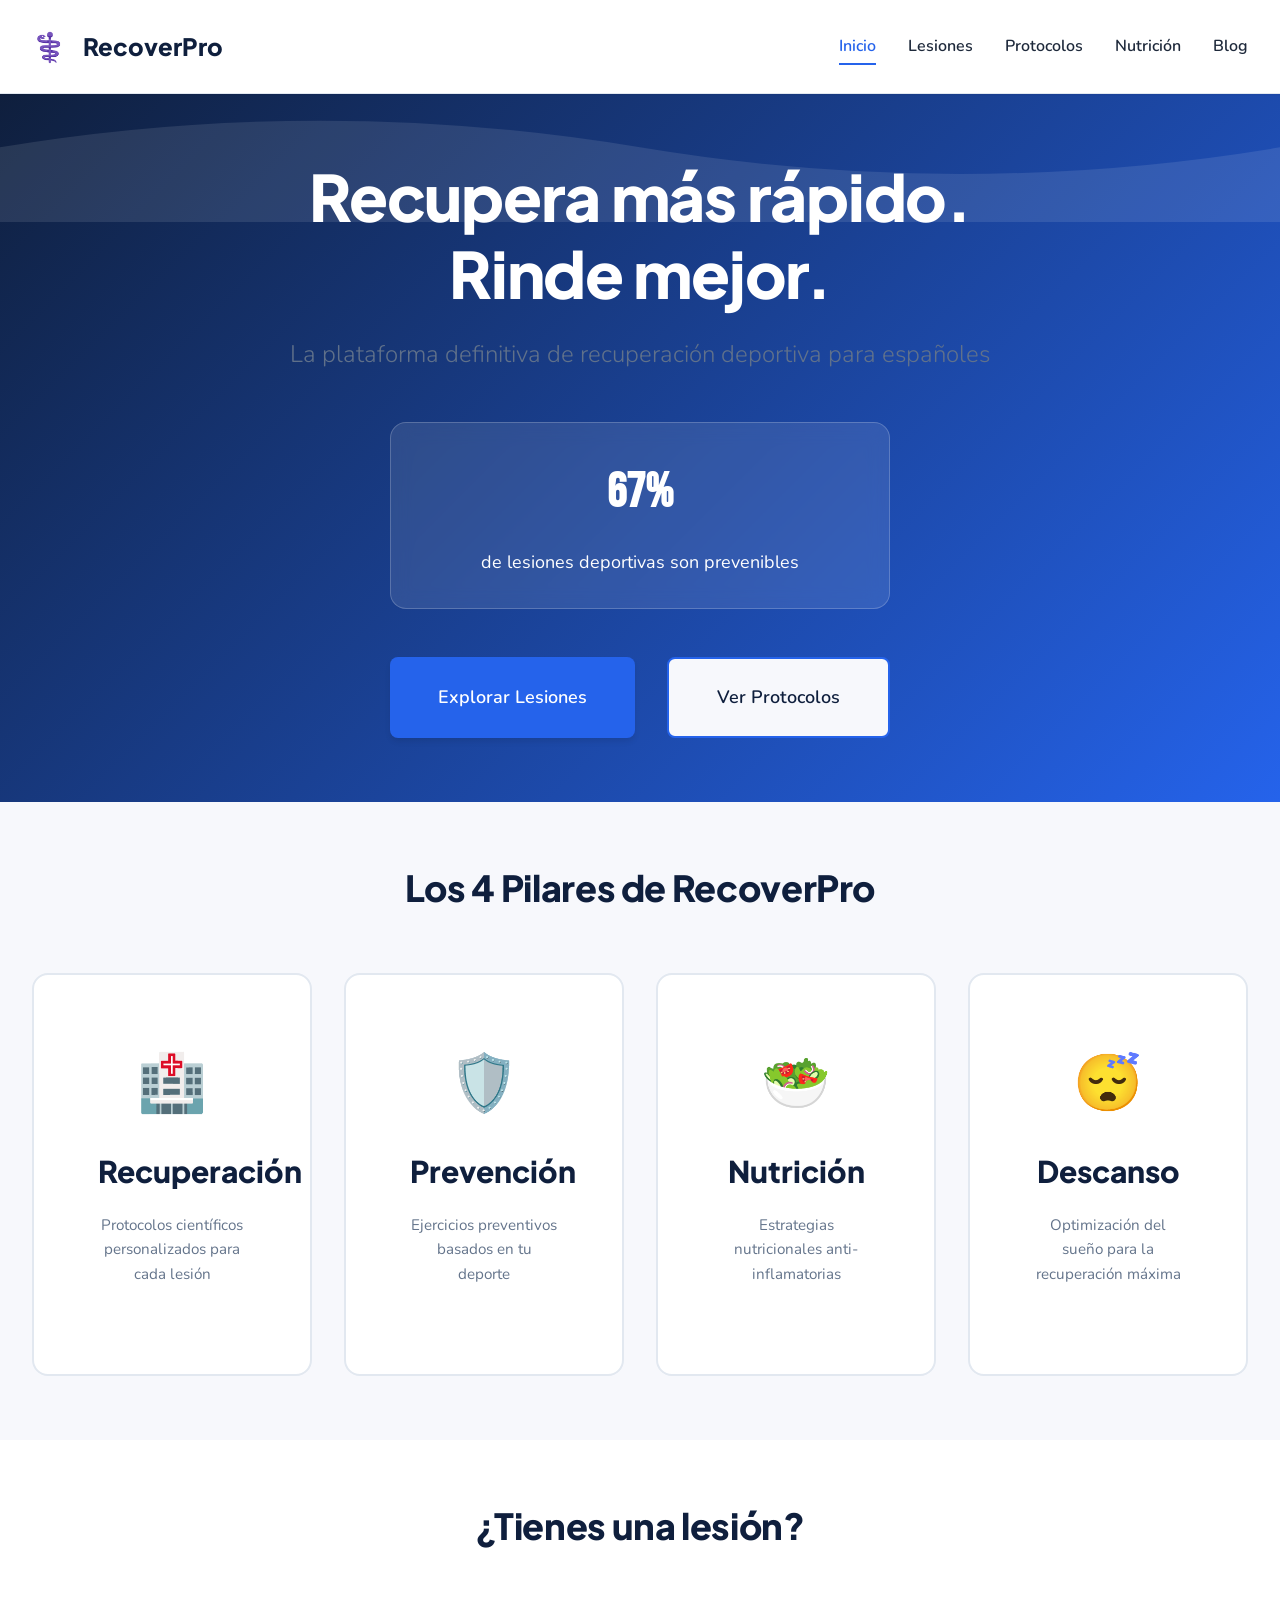
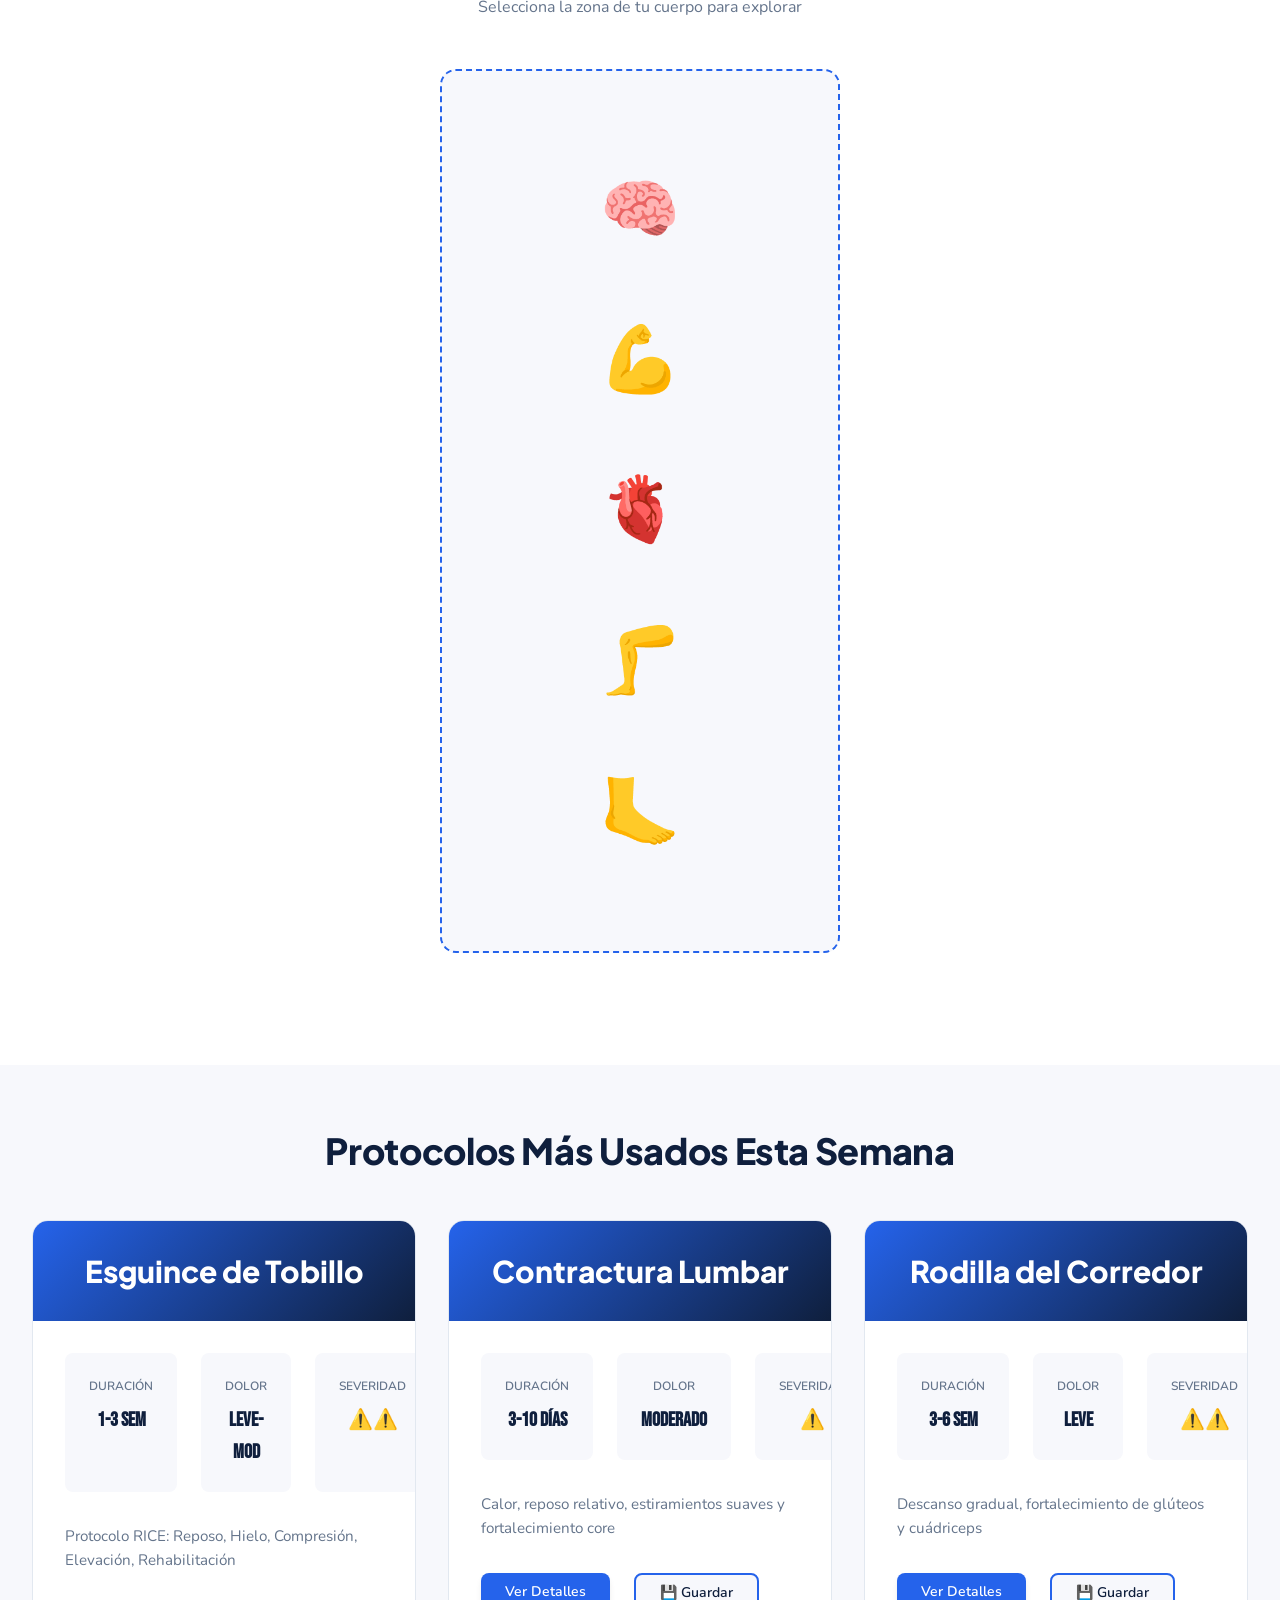
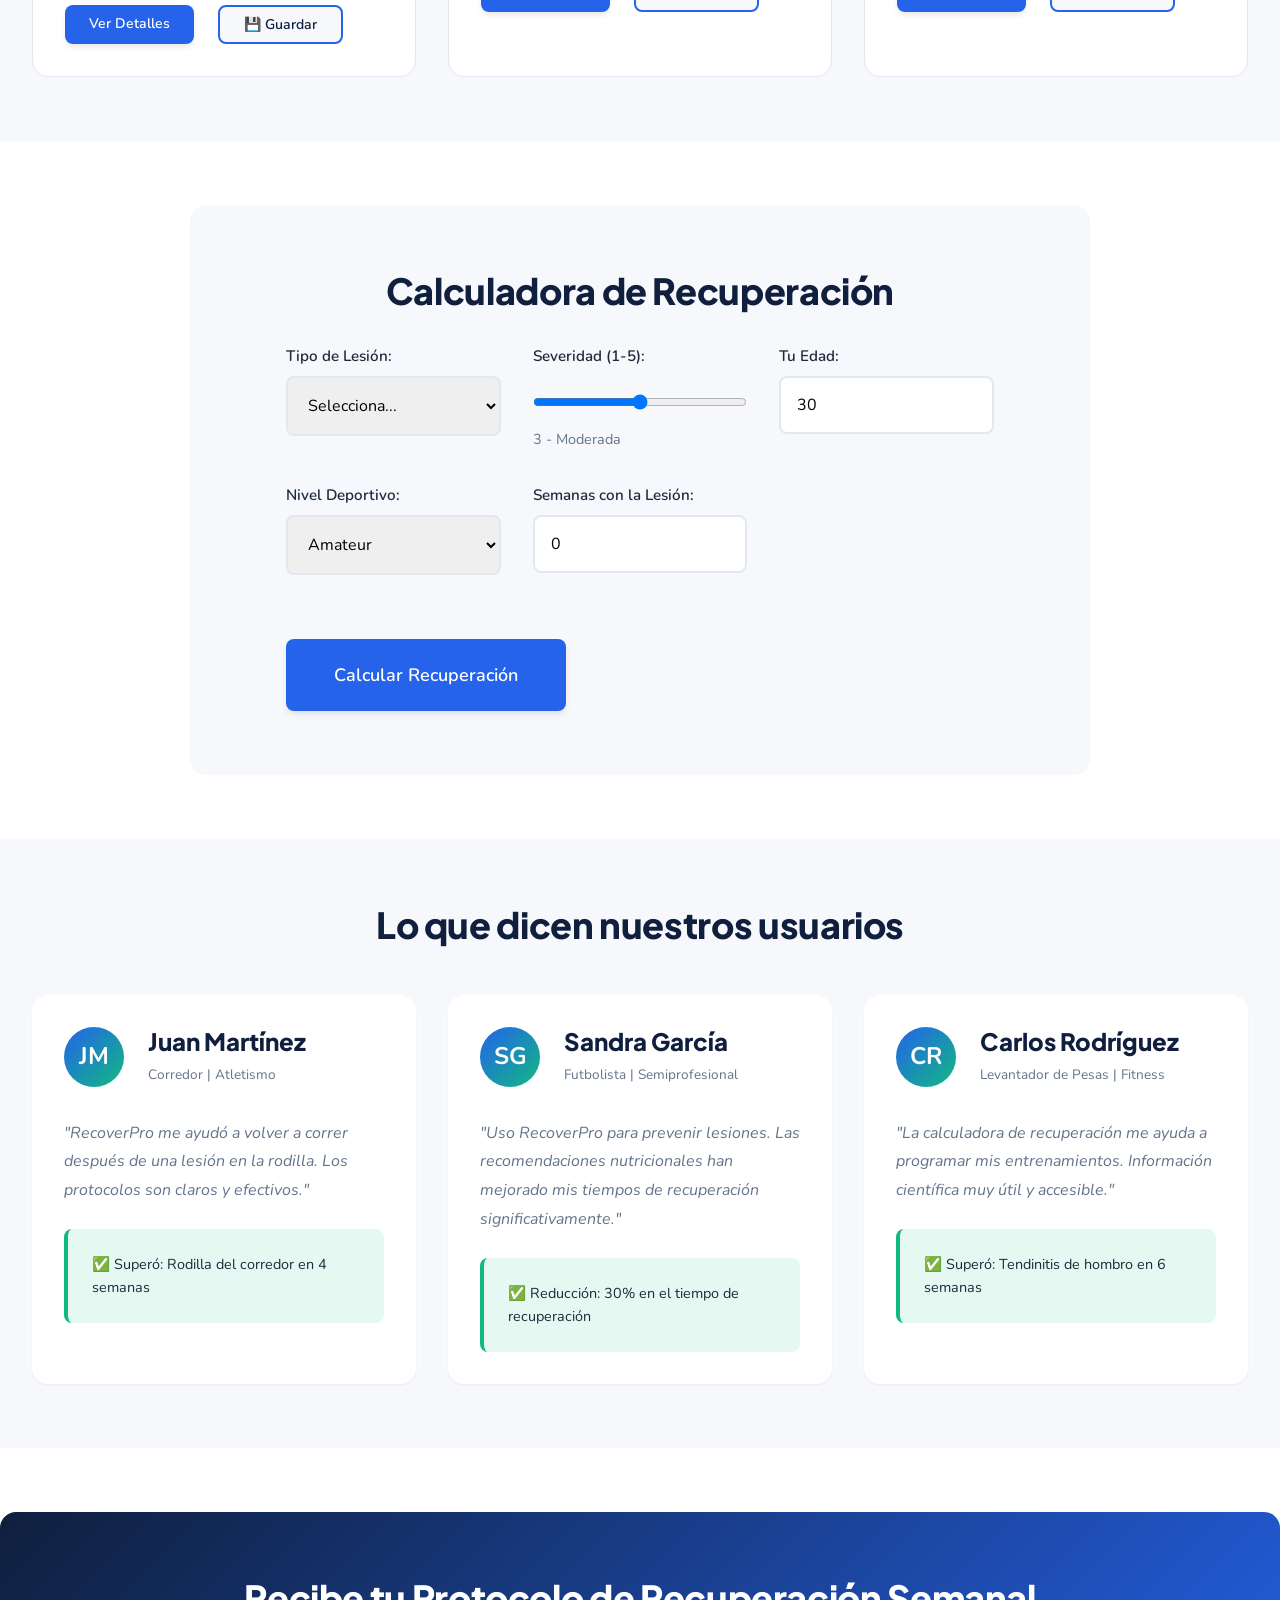
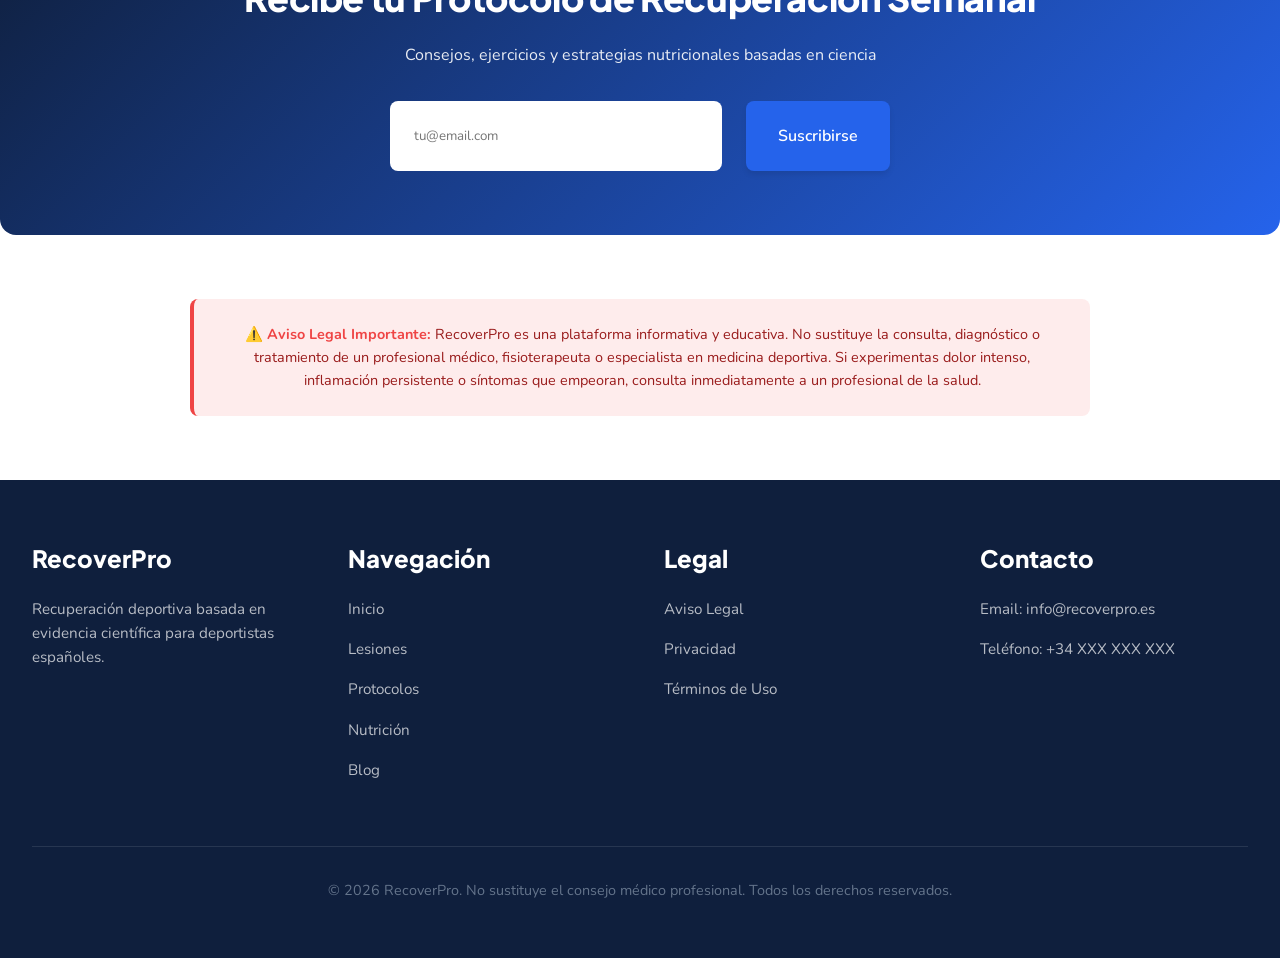
<file: index.html>
<!DOCTYPE html>
<html lang="es">
<head>
    <meta charset="UTF-8">
    <meta name="viewport" content="width=device-width, initial-scale=1.0">
    <title>RecoverPro - Recuperación Deportiva Premium</title>
    <meta name="description" content="Plataforma de recuperación deportiva, prevención de lesiones y bienestar activo para deportistas españoles.">
    <link href="https://fonts.googleapis.com/css2?family=Plus+Jakarta+Sans:wght@800&family=Nunito:wght@400;600&family=Bebas+Neue&display=swap" rel="stylesheet">
    <link rel="stylesheet" href="css/styles.css">
</head>
<body>
    <header>
        <div class="container">
            <nav>
                <div class="logo">RecoverPro</div>
                <ul class="nav-links">
                    <li><a href="index.html">Inicio</a></li>
                    <li><a href="lesiones.html">Lesiones</a></li>
                    <li><a href="protocolos.html">Protocolos</a></li>
                    <li><a href="nutricion.html">Nutrición</a></li>
                    <li><a href="blog.html">Blog</a></li>
                </ul>
            </nav>
        </div>
    </header>

    <section class="hero">
        <div class="container hero-content">
            <h1>Recupera más rápido.<br>Rinde mejor.</h1>
            <p class="hero-subtitle">La plataforma definitiva de recuperación deportiva para españoles</p>
            <div class="hero-stat">
                <div class="hero-stat-number">67%</div>
                <div class="hero-stat-text">de lesiones deportivas son prevenibles</div>
            </div>
            <div style="margin-top: var(--spacing-xl); display: flex; gap: var(--spacing-lg); justify-content: center; flex-wrap: wrap;">
                <a href="lesiones.html" class="btn btn-primary btn-lg">Explorar Lesiones</a>
                <a href="protocolos.html" class="btn btn-secondary btn-lg">Ver Protocolos</a>
            </div>
        </div>
    </section>

    <section class="pillars">
        <div class="container">
            <h2 style="text-align: center; color: var(--dark-blue); margin-bottom: var(--spacing-xl);">Los 4 Pilares de RecoverPro</h2>
            <div class="pillars-grid">
                <div class="pillar-card pillar-recovery">
                    <div class="pillar-icon">🏥</div>
                    <h3>Recuperación</h3>
                    <p>Protocolos científicos personalizados para cada lesión</p>
                </div>
                <div class="pillar-card">
                    <div class="pillar-icon">🛡️</div>
                    <h3>Prevención</h3>
                    <p>Ejercicios preventivos basados en tu deporte</p>
                </div>
                <div class="pillar-card">
                    <div class="pillar-icon">🥗</div>
                    <h3>Nutrición</h3>
                    <p>Estrategias nutricionales anti-inflamatorias</p>
                </div>
                <div class="pillar-card">
                    <div class="pillar-icon">😴</div>
                    <h3>Descanso</h3>
                    <p>Optimización del sueño para la recuperación máxima</p>
                </div>
            </div>
        </div>
    </section>

    <section class="injury-selector" style="padding: var(--spacing-2xl) 0;">
        <div class="container">
            <h2 style="text-align: center; color: var(--dark-blue);">¿Tienes una lesión?</h2>
            <p style="text-align: center; color: var(--text-secondary); margin-bottom: var(--spacing-xl);">Selecciona la zona de tu cuerpo para explorar</p>
            <div class="body-svg-container" style="text-align: center;">
                <p style="font-size: 4rem; margin: var(--spacing-lg);">
                    <span data-part="head" class="body-part" style="cursor: pointer; display: inline-block; margin: var(--spacing-md);">🧠</span>
                    <span data-part="shoulder" class="body-part" style="cursor: pointer; display: inline-block; margin: var(--spacing-md);">💪</span>
                    <span data-part="back" class="body-part" style="cursor: pointer; display: inline-block; margin: var(--spacing-md);">🫀</span>
                    <span data-part="knee" class="body-part" style="cursor: pointer; display: inline-block; margin: var(--spacing-md);">🦵</span>
                    <span data-part="ankle" class="body-part" style="cursor: pointer; display: inline-block; margin: var(--spacing-md);">🦶</span>
                </p>
            </div>
            <div class="injury-list" style="display: none; margin-top: var(--spacing-xl);"></div>
        </div>
    </section>

    <section class="protocols-section" style="padding: var(--spacing-2xl) 0; background-color: var(--bg-surface);">
        <div class="container">
            <h2 style="text-align: center; color: var(--dark-blue); margin-bottom: var(--spacing-xl);">Protocolos Más Usados Esta Semana</h2>
            <div class="protocols-grid">
                <div class="protocol-card">
                    <div class="protocol-header">
                        <h3>Esguince de Tobillo</h3>
                    </div>
                    <div class="protocol-body">
                        <div class="protocol-meta">
                            <div class="protocol-meta-item">
                                <div class="protocol-meta-label">Duración</div>
                                <div class="protocol-meta-value">1-3 sem</div>
                            </div>
                            <div class="protocol-meta-item">
                                <div class="protocol-meta-label">Dolor</div>
                                <div class="protocol-meta-value">Leve-Mod</div>
                            </div>
                            <div class="protocol-meta-item">
                                <div class="protocol-meta-label">Severidad</div>
                                <div class="protocol-meta-value">⚠️⚠️</div>
                            </div>
                        </div>
                        <p class="protocol-description">Protocolo RICE: Reposo, Hielo, Compresión, Elevación, Rehabilitación</p>
                        <div class="protocol-cta">
                            <a href="protocolos.html#esguince-tobillo" class="btn btn-primary btn-sm">Ver Detalles</a>
                            <button onclick="saveProtocol.save('Esguince de Tobillo')" class="btn btn-secondary btn-sm">💾 Guardar</button>
                        </div>
                    </div>
                </div>

                <div class="protocol-card">
                    <div class="protocol-header">
                        <h3>Contractura Lumbar</h3>
                    </div>
                    <div class="protocol-body">
                        <div class="protocol-meta">
                            <div class="protocol-meta-item">
                                <div class="protocol-meta-label">Duración</div>
                                <div class="protocol-meta-value">3-10 días</div>
                            </div>
                            <div class="protocol-meta-item">
                                <div class="protocol-meta-label">Dolor</div>
                                <div class="protocol-meta-value">Moderado</div>
                            </div>
                            <div class="protocol-meta-item">
                                <div class="protocol-meta-label">Severidad</div>
                                <div class="protocol-meta-value">⚠️</div>
                            </div>
                        </div>
                        <p class="protocol-description">Calor, reposo relativo, estiramientos suaves y fortalecimiento core</p>
                        <div class="protocol-cta">
                            <a href="protocolos.html#contractura-lumbar" class="btn btn-primary btn-sm">Ver Detalles</a>
                            <button onclick="saveProtocol.save('Contractura Lumbar')" class="btn btn-secondary btn-sm">💾 Guardar</button>
                        </div>
                    </div>
                </div>

                <div class="protocol-card">
                    <div class="protocol-header">
                        <h3>Rodilla del Corredor</h3>
                    </div>
                    <div class="protocol-body">
                        <div class="protocol-meta">
                            <div class="protocol-meta-item">
                                <div class="protocol-meta-label">Duración</div>
                                <div class="protocol-meta-value">3-6 sem</div>
                            </div>
                            <div class="protocol-meta-item">
                                <div class="protocol-meta-label">Dolor</div>
                                <div class="protocol-meta-value">Leve</div>
                            </div>
                            <div class="protocol-meta-item">
                                <div class="protocol-meta-label">Severidad</div>
                                <div class="protocol-meta-value">⚠️⚠️</div>
                            </div>
                        </div>
                        <p class="protocol-description">Descanso gradual, fortalecimiento de glúteos y cuádriceps</p>
                        <div class="protocol-cta">
                            <a href="protocolos.html" class="btn btn-primary btn-sm">Ver Detalles</a>
                            <button onclick="saveProtocol.save('Rodilla del Corredor')" class="btn btn-secondary btn-sm">💾 Guardar</button>
                        </div>
                    </div>
                </div>
            </div>
        </div>
    </section>

    <section class="calculator" style="margin: var(--spacing-2xl) auto; max-width: 900px;">
        <div class="container">
            <h2 style="color: var(--dark-blue); text-align: center; margin-bottom: var(--spacing-lg);">Calculadora de Recuperación</h2>
            <form class="calculator-form">
                <div class="form-group">
                    <label for="injury-type">Tipo de Lesión:</label>
                    <select id="injury-type" name="injury-type">
                        <option value="">Selecciona...</option>
                        <option value="tension">Agujetas/Tensión</option>
                        <option value="sprain">Esguince</option>
                        <option value="tendinitis">Tendinitis</option>
                        <option value="fracture">Fractura</option>
                        <option value="muscular">Lesión Muscular</option>
                    </select>
                </div>
                <div class="form-group">
                    <label for="severity">Severidad (1-5):</label>
                    <input type="range" id="severity" name="severity" min="1" max="5" value="3" style="width: 100%;">
                    <span id="severity-display" style="font-size: 0.9rem; color: var(--text-secondary);">3 - Moderada</span>
                </div>
                <div class="form-group">
                    <label for="age">Tu Edad:</label>
                    <input type="number" id="age" name="age" min="16" max="80" value="30">
                </div>
                <div class="form-group">
                    <label for="level">Nivel Deportivo:</label>
                    <select id="level" name="level">
                        <option value="amateur">Amateur</option>
                        <option value="semipro">Semiprofesional</option>
                        <option value="pro">Profesional</option>
                    </select>
                </div>
                <div class="form-group">
                    <label for="weeks">Semanas con la Lesión:</label>
                    <input type="number" id="weeks" name="weeks" min="0" max="52" value="0">
                </div>
            </form>
            <button class="btn btn-primary btn-lg" style="margin-top: var(--spacing-lg);">Calcular Recuperación</button>
            <div class="calculator-result"></div>
        </div>
    </section>

    <section class="testimonials" style="padding: var(--spacing-2xl) 0;">
        <div class="container">
            <h2 style="text-align: center; color: var(--dark-blue); margin-bottom: var(--spacing-xl);">Lo que dicen nuestros usuarios</h2>
            <div class="testimonials-grid">
                <div class="testimonial-card">
                    <div class="testimonial-header">
                        <div class="testimonial-avatar">JM</div>
                        <div class="testimonial-info">
                            <h4>Juan Martínez</h4>
                            <div class="testimonial-meta">Corredor | Atletismo</div>
                        </div>
                    </div>
                    <p class="testimonial-text">"RecoverPro me ayudó a volver a correr después de una lesión en la rodilla. Los protocolos son claros y efectivos."</p>
                    <div class="testimonial-achievement">✅ Superó: Rodilla del corredor en 4 semanas</div>
                </div>

                <div class="testimonial-card">
                    <div class="testimonial-header">
                        <div class="testimonial-avatar">SG</div>
                        <div class="testimonial-info">
                            <h4>Sandra García</h4>
                            <div class="testimonial-meta">Futbolista | Semiprofesional</div>
                        </div>
                    </div>
                    <p class="testimonial-text">"Uso RecoverPro para prevenir lesiones. Las recomendaciones nutricionales han mejorado mis tiempos de recuperación significativamente."</p>
                    <div class="testimonial-achievement">✅ Reducción: 30% en el tiempo de recuperación</div>
                </div>

                <div class="testimonial-card">
                    <div class="testimonial-header">
                        <div class="testimonial-avatar">CR</div>
                        <div class="testimonial-info">
                            <h4>Carlos Rodríguez</h4>
                            <div class="testimonial-meta">Levantador de Pesas | Fitness</div>
                        </div>
                    </div>
                    <p class="testimonial-text">"La calculadora de recuperación me ayuda a programar mis entrenamientos. Información científica muy útil y accesible."</p>
                    <div class="testimonial-achievement">✅ Superó: Tendinitis de hombro en 6 semanas</div>
                </div>
            </div>
        </div>
    </section>

    <section class="newsletter">
        <div class="container" style="text-align: center;">
            <h2>Recibe tu Protocolo de Recuperación Semanal</h2>
            <p style="color: rgba(255,255,255,0.9); margin-bottom: var(--spacing-lg);">Consejos, ejercicios y estrategias nutricionales basadas en ciencia</p>
            <form class="newsletter-form" onsubmit="event.preventDefault(); new Newsletter().handleSubmit(event);">
                <input type="email" placeholder="tu@email.com" required>
                <button type="submit" class="btn btn-primary">Suscribirse</button>
            </form>
        </div>
    </section>

    <div class="legal-disclaimer" style="margin: var(--spacing-xl) auto; max-width: 900px; text-align: center;">
        <strong>⚠️ Aviso Legal Importante:</strong> RecoverPro es una plataforma informativa y educativa. No sustituye la consulta, diagnóstico o tratamiento de un profesional médico, fisioterapeuta o especialista en medicina deportiva. Si experimentas dolor intenso, inflamación persistente o síntomas que empeoran, consulta inmediatamente a un profesional de la salud.
    </div>

    <footer>
        <div class="container">
            <div class="footer-grid">
                <div class="footer-column">
                    <h4>RecoverPro</h4>
                    <p>Recuperación deportiva basada en evidencia científica para deportistas españoles.</p>
                </div>
                <div class="footer-column">
                    <h4>Navegación</h4>
                    <a href="index.html">Inicio</a>
                    <a href="lesiones.html">Lesiones</a>
                    <a href="protocolos.html">Protocolos</a>
                    <a href="nutricion.html">Nutrición</a>
                    <a href="blog.html">Blog</a>
                </div>
                <div class="footer-column">
                    <h4>Legal</h4>
                    <a href="#aviso">Aviso Legal</a>
                    <a href="#privacidad">Privacidad</a>
                    <a href="#terminos">Términos de Uso</a>
                </div>
                <div class="footer-column">
                    <h4>Contacto</h4>
                    <p>Email: info@recoverpro.es</p>
                    <p>Teléfono: +34 XXX XXX XXX</p>
                </div>
            </div>
            <div class="footer-bottom">
                <p>&copy; 2026 RecoverPro. No sustituye el consejo médico profesional. Todos los derechos reservados.</p>
            </div>
        </div>
    </footer>

    <script src="js/main.js"></script>
</body>
</html>
</file>
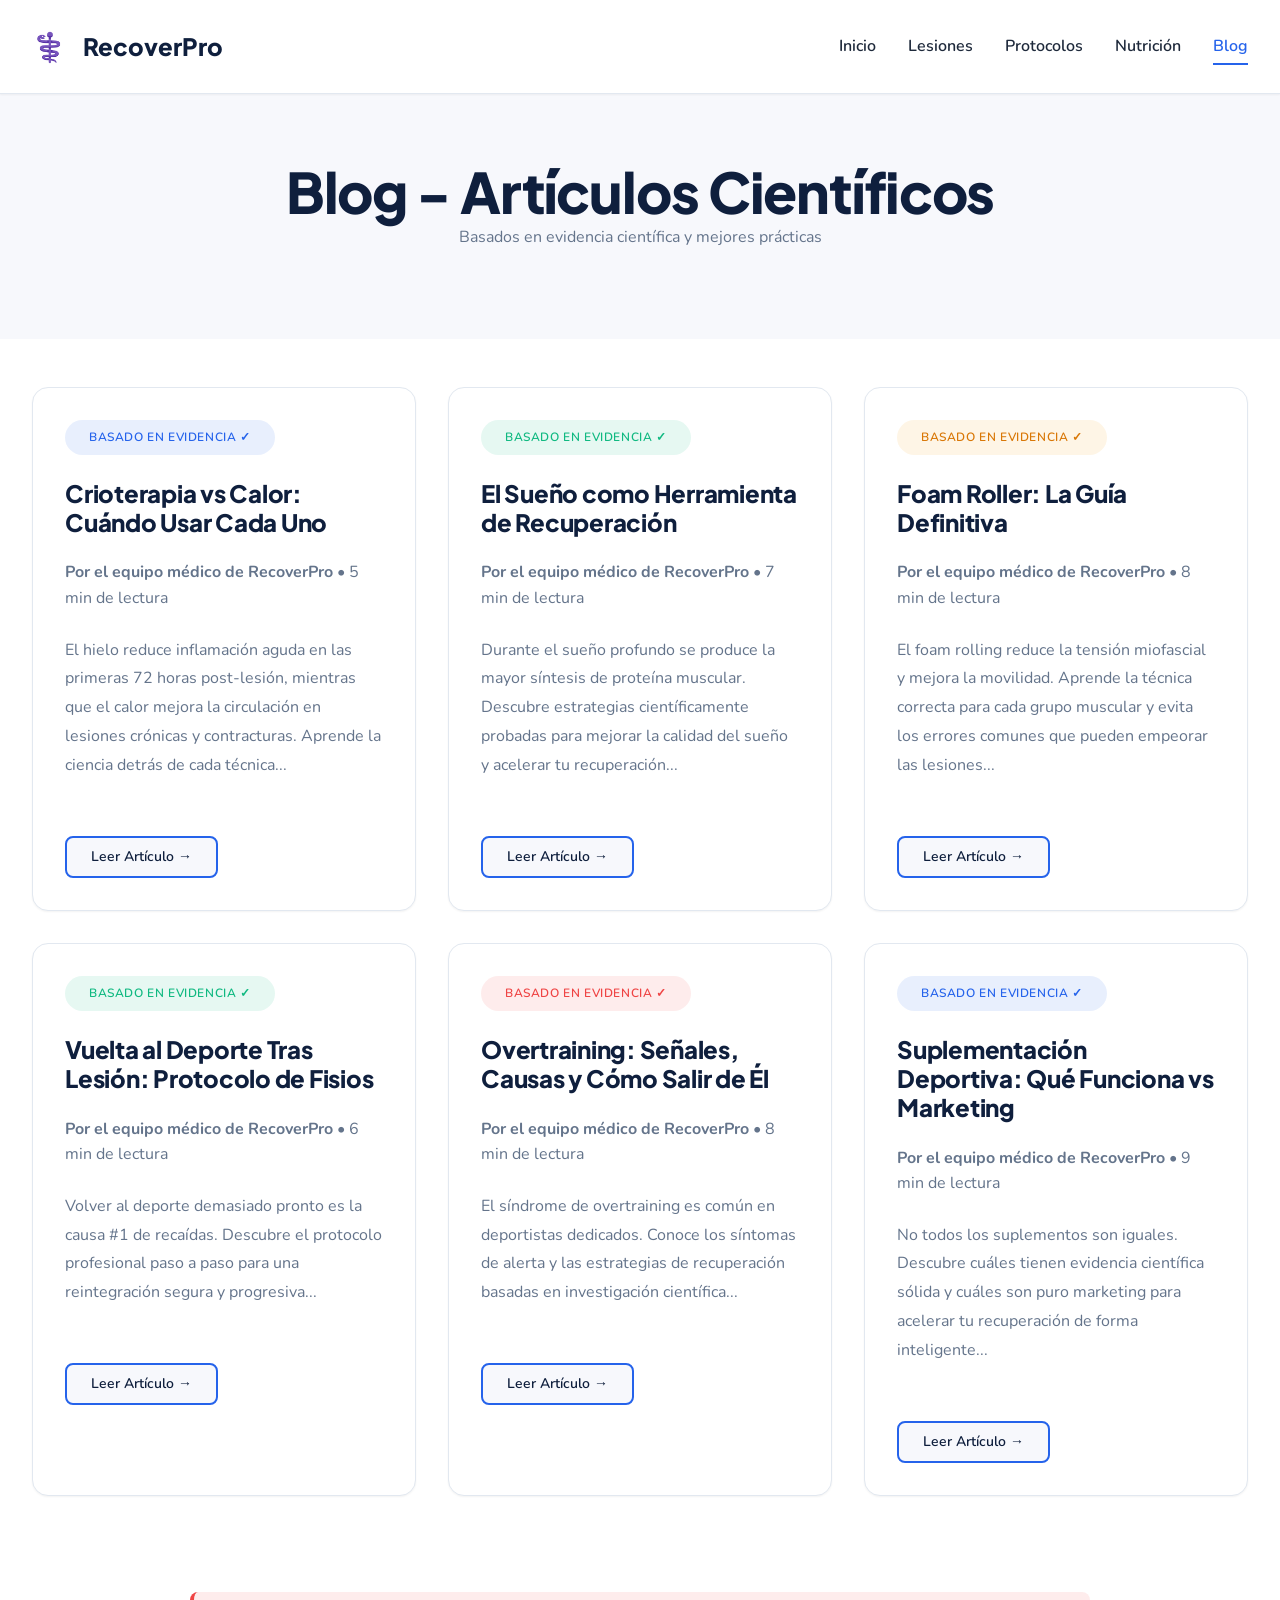
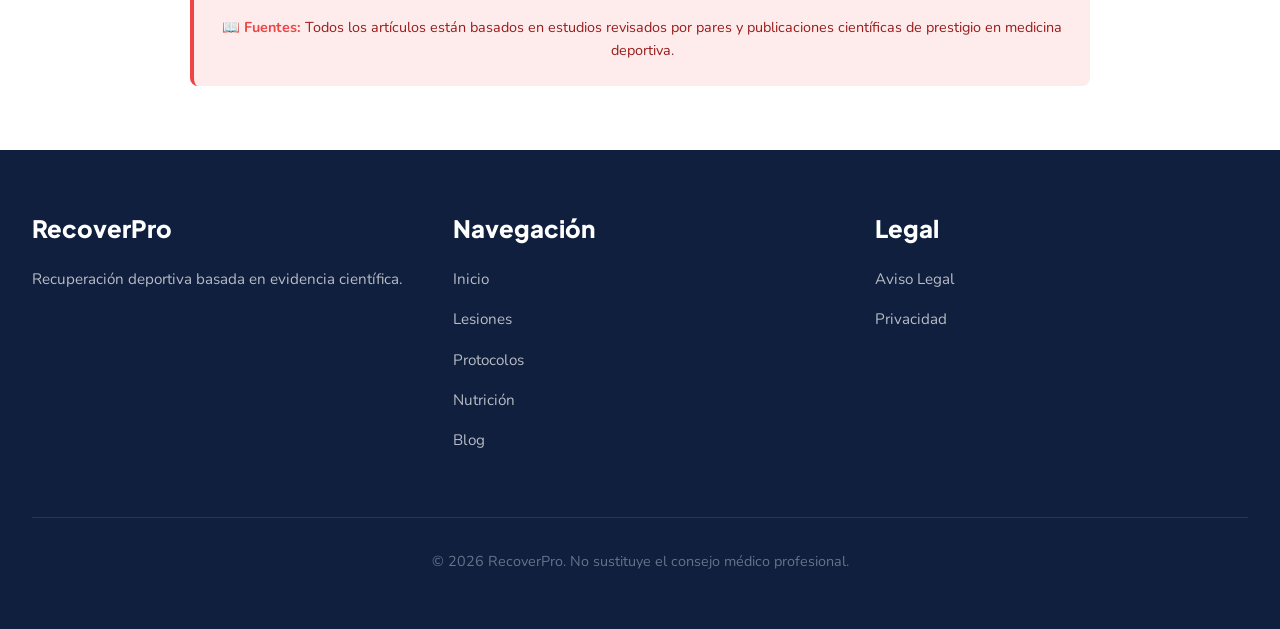
<file: blog.html>
<!DOCTYPE html>
<html lang="es">
<head>
    <meta charset="UTF-8">
    <meta name="viewport" content="width=device-width, initial-scale=1.0">
    <title>Blog - RecoverPro</title>
    <link href="https://fonts.googleapis.com/css2?family=Plus+Jakarta+Sans:wght@800&family=Nunito:wght@400;600&family=Bebas+Neue&display=swap" rel="stylesheet">
    <link rel="stylesheet" href="css/styles.css">
</head>
<body>
    <header>
        <div class="container">
            <nav>
                <div class="logo">RecoverPro</div>
                <ul class="nav-links">
                    <li><a href="index.html">Inicio</a></li>
                    <li><a href="lesiones.html">Lesiones</a></li>
                    <li><a href="protocolos.html">Protocolos</a></li>
                    <li><a href="nutricion.html">Nutrición</a></li>
                    <li><a href="blog.html">Blog</a></li>
                </ul>
            </nav>
        </div>
    </header>

    <section style="padding: var(--spacing-2xl) 0; background-color: var(--bg-surface);">
        <div class="container">
            <h1 style="text-align: center; color: var(--dark-blue);">Blog - Artículos Científicos</h1>
            <p style="text-align: center; color: var(--text-secondary);">Basados en evidencia científica y mejores prácticas</p>
        </div>
    </section>

    <section style="padding: var(--spacing-xl) 0;">
        <div class="container">
            <div style="display: grid; grid-template-columns: repeat(auto-fit, minmax(300px, 1fr)); gap: var(--spacing-lg);">
                <!-- Artículo 1 -->
                <article class="card">
                    <div style="margin-bottom: var(--spacing-md);">
                        <span class="badge badge-info">Basado en Evidencia ✓</span>
                    </div>
                    <h2 style="font-size: 1.5rem; color: var(--dark-blue); margin: 0 0 var(--spacing-md) 0;">Crioterapia vs Calor: Cuándo Usar Cada Uno</h2>
                    <p style="color: var(--text-secondary); margin-bottom: var(--spacing-md);"><strong>Por el equipo médico de RecoverPro</strong> • 5 min de lectura</p>
                    <p style="color: var(--text-secondary); line-height: 1.8;">El hielo reduce inflamación aguda en las primeras 72 horas post-lesión, mientras que el calor mejora la circulación en lesiones crónicas y contracturas. Aprende la ciencia detrás de cada técnica...</p>
                    <a href="#" class="btn btn-secondary btn-sm" style="margin-top: var(--spacing-lg);">Leer Artículo →</a>
                </article>

                <!-- Artículo 2 -->
                <article class="card">
                    <div style="margin-bottom: var(--spacing-md);">
                        <span class="badge badge-success">Basado en Evidencia ✓</span>
                    </div>
                    <h2 style="font-size: 1.5rem; color: var(--dark-blue); margin: 0 0 var(--spacing-md) 0;">El Sueño como Herramienta de Recuperación</h2>
                    <p style="color: var(--text-secondary); margin-bottom: var(--spacing-md);"><strong>Por el equipo médico de RecoverPro</strong> • 7 min de lectura</p>
                    <p style="color: var(--text-secondary); line-height: 1.8;">Durante el sueño profundo se produce la mayor síntesis de proteína muscular. Descubre estrategias científicamente probadas para mejorar la calidad del sueño y acelerar tu recuperación...</p>
                    <a href="#" class="btn btn-secondary btn-sm" style="margin-top: var(--spacing-lg);">Leer Artículo →</a>
                </article>

                <!-- Artículo 3 -->
                <article class="card">
                    <div style="margin-bottom: var(--spacing-md);">
                        <span class="badge badge-warning">Basado en Evidencia ✓</span>
                    </div>
                    <h2 style="font-size: 1.5rem; color: var(--dark-blue); margin: 0 0 var(--spacing-md) 0;">Foam Roller: La Guía Definitiva</h2>
                    <p style="color: var(--text-secondary); margin-bottom: var(--spacing-md);"><strong>Por el equipo médico de RecoverPro</strong> • 8 min de lectura</p>
                    <p style="color: var(--text-secondary); line-height: 1.8;">El foam rolling reduce la tensión miofascial y mejora la movilidad. Aprende la técnica correcta para cada grupo muscular y evita los errores comunes que pueden empeorar las lesiones...</p>
                    <a href="#" class="btn btn-secondary btn-sm" style="margin-top: var(--spacing-lg);">Leer Artículo →</a>
                </article>

                <!-- Artículo 4 -->
                <article class="card">
                    <div style="margin-bottom: var(--spacing-md);">
                        <span class="badge badge-success">Basado en Evidencia ✓</span>
                    </div>
                    <h2 style="font-size: 1.5rem; color: var(--dark-blue); margin: 0 0 var(--spacing-md) 0;">Vuelta al Deporte Tras Lesión: Protocolo de Fisios</h2>
                    <p style="color: var(--text-secondary); margin-bottom: var(--spacing-md);"><strong>Por el equipo médico de RecoverPro</strong> • 6 min de lectura</p>
                    <p style="color: var(--text-secondary); line-height: 1.8;">Volver al deporte demasiado pronto es la causa #1 de recaídas. Descubre el protocolo profesional paso a paso para una reintegración segura y progresiva...</p>
                    <a href="#" class="btn btn-secondary btn-sm" style="margin-top: var(--spacing-lg);">Leer Artículo →</a>
                </article>

                <!-- Artículo 5 -->
                <article class="card">
                    <div style="margin-bottom: var(--spacing-md);">
                        <span class="badge badge-danger">Basado en Evidencia ✓</span>
                    </div>
                    <h2 style="font-size: 1.5rem; color: var(--dark-blue); margin: 0 0 var(--spacing-md) 0;">Overtraining: Señales, Causas y Cómo Salir de Él</h2>
                    <p style="color: var(--text-secondary); margin-bottom: var(--spacing-md);"><strong>Por el equipo médico de RecoverPro</strong> • 8 min de lectura</p>
                    <p style="color: var(--text-secondary); line-height: 1.8;">El síndrome de overtraining es común en deportistas dedicados. Conoce los síntomas de alerta y las estrategias de recuperación basadas en investigación científica...</p>
                    <a href="#" class="btn btn-secondary btn-sm" style="margin-top: var(--spacing-lg);">Leer Artículo →</a>
                </article>

                <!-- Artículo 6 -->
                <article class="card">
                    <div style="margin-bottom: var(--spacing-md);">
                        <span class="badge badge-info">Basado en Evidencia ✓</span>
                    </div>
                    <h2 style="font-size: 1.5rem; color: var(--dark-blue); margin: 0 0 var(--spacing-md) 0;">Suplementación Deportiva: Qué Funciona vs Marketing</h2>
                    <p style="color: var(--text-secondary); margin-bottom: var(--spacing-md);"><strong>Por el equipo médico de RecoverPro</strong> • 9 min de lectura</p>
                    <p style="color: var(--text-secondary); line-height: 1.8;">No todos los suplementos son iguales. Descubre cuáles tienen evidencia científica sólida y cuáles son puro marketing para acelerar tu recuperación de forma inteligente...</p>
                    <a href="#" class="btn btn-secondary btn-sm" style="margin-top: var(--spacing-lg);">Leer Artículo →</a>
                </article>
            </div>
        </div>
    </section>

    <div class="legal-disclaimer" style="margin: var(--spacing-xl) auto; max-width: 900px; text-align: center;">
        <strong>📖 Fuentes:</strong> Todos los artículos están basados en estudios revisados por pares y publicaciones científicas de prestigio en medicina deportiva.
    </div>

    <footer>
        <div class="container">
            <div class="footer-grid">
                <div class="footer-column">
                    <h4>RecoverPro</h4>
                    <p>Recuperación deportiva basada en evidencia científica.</p>
                </div>
                <div class="footer-column">
                    <h4>Navegación</h4>
                    <a href="index.html">Inicio</a>
                    <a href="lesiones.html">Lesiones</a>
                    <a href="protocolos.html">Protocolos</a>
                    <a href="nutricion.html">Nutrición</a>
                    <a href="blog.html">Blog</a>
                </div>
                <div class="footer-column">
                    <h4>Legal</h4>
                    <a href="#">Aviso Legal</a>
                    <a href="#">Privacidad</a>
                </div>
            </div>
            <div class="footer-bottom">
                <p>&copy; 2026 RecoverPro. No sustituye el consejo médico profesional.</p>
            </div>
        </div>
    </footer>

    <script src="js/main.js"></script>
</body>
</html>
</file>
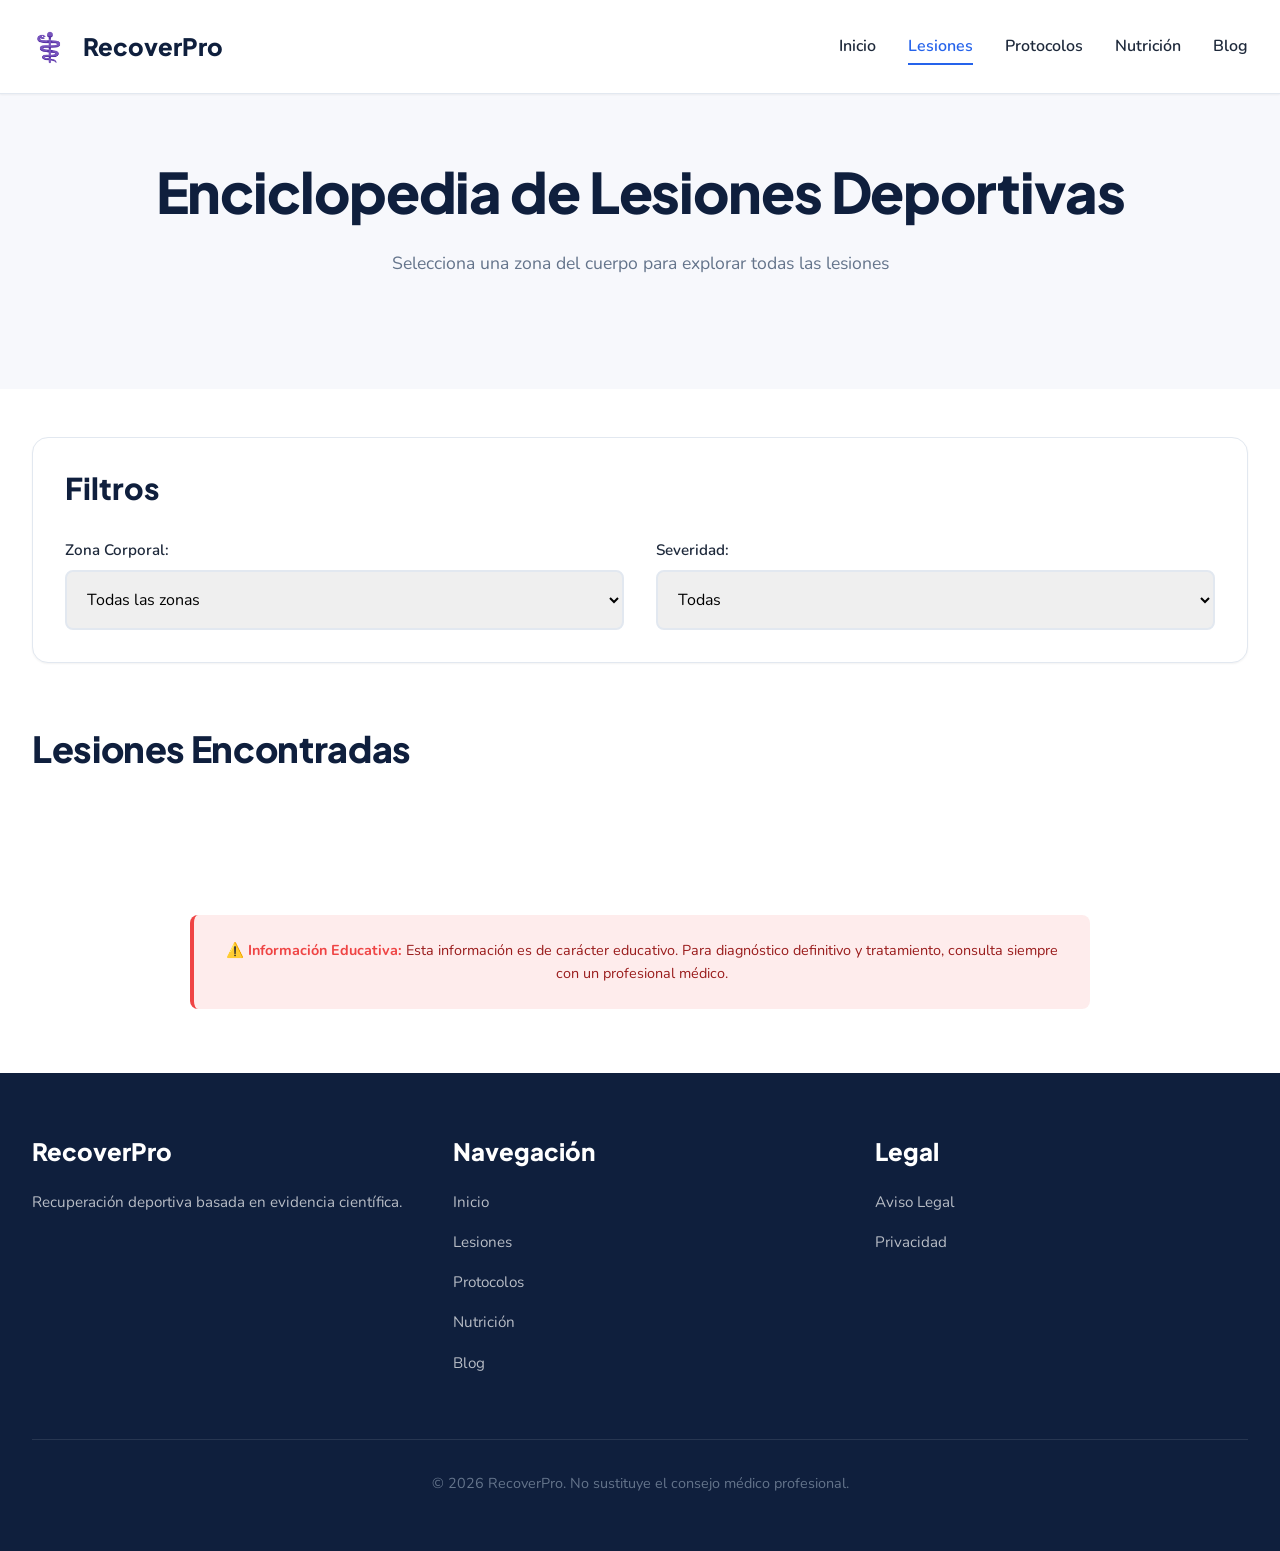
<file: lesiones.html>
<!DOCTYPE html>
<html lang="es">
<head>
    <meta charset="UTF-8">
    <meta name="viewport" content="width=device-width, initial-scale=1.0">
    <title>Base de Datos de Lesiones - RecoverPro</title>
    <meta name="description" content="Enciclopedia completa de lesiones deportivas con síntomas, causas, tiempo de recuperación.">
    <link href="https://fonts.googleapis.com/css2?family=Plus+Jakarta+Sans:wght@800&family=Nunito:wght@400;600&family=Bebas+Neue&display=swap" rel="stylesheet">
    <link rel="stylesheet" href="css/styles.css">
</head>
<body>
    <header>
        <div class="container">
            <nav>
                <div class="logo">RecoverPro</div>
                <ul class="nav-links">
                    <li><a href="index.html">Inicio</a></li>
                    <li><a href="lesiones.html">Lesiones</a></li>
                    <li><a href="protocolos.html">Protocolos</a></li>
                    <li><a href="nutricion.html">Nutrición</a></li>
                    <li><a href="blog.html">Blog</a></li>
                </ul>
            </nav>
        </div>
    </header>

    <section style="padding: var(--spacing-2xl) 0; background-color: var(--bg-surface);">
        <div class="container">
            <h1 style="text-align: center; color: var(--dark-blue); margin-bottom: var(--spacing-md);">Enciclopedia de Lesiones Deportivas</h1>
            <p style="text-align: center; color: var(--text-secondary); margin-bottom: var(--spacing-xl); font-size: 1.1rem;">Selecciona una zona del cuerpo para explorar todas las lesiones</p>
        </div>
    </section>

    <section style="padding: var(--spacing-xl) 0;">
        <div class="container">
            <div class="card" style="margin-bottom: var(--spacing-2xl);">
                <h3 style="color: var(--dark-blue); margin-bottom: var(--spacing-lg);">Filtros</h3>
                <div style="display: grid; grid-template-columns: repeat(auto-fit, minmax(250px, 1fr)); gap: var(--spacing-lg);">
                    <div class="form-group">
                        <label for="filter-zone">Zona Corporal:</label>
                        <select id="filter-zone">
                            <option value="">Todas las zonas</option>
                            <option value="head">Cabeza</option>
                            <option value="neck">Cuello</option>
                            <option value="shoulder">Hombro</option>
                            <option value="elbow">Codo</option>
                            <option value="wrist">Muñeca</option>
                            <option value="back">Espalda</option>
                            <option value="hip">Cadera</option>
                            <option value="knee">Rodilla</option>
                            <option value="ankle">Tobillo</option>
                            <option value="foot">Pie</option>
                        </select>
                    </div>
                    <div class="form-group">
                        <label for="filter-severity">Severidad:</label>
                        <select id="filter-severity">
                            <option value="">Todas</option>
                            <option value="leve">Leve</option>
                            <option value="moderada">Moderada</option>
                            <option value="grave">Grave</option>
                        </select>
                    </div>
                </div>
            </div>

            <h2 style="color: var(--dark-blue); margin-bottom: var(--spacing-lg);">Lesiones Encontradas</h2>
            <div class="injury-list" style="display: grid; grid-template-columns: repeat(auto-fill, minmax(300px, 1fr)); gap: var(--spacing-lg);"></div>
        </div>
    </section>

    <div class="legal-disclaimer" style="margin: var(--spacing-xl) auto; max-width: 900px; text-align: center;">
        <strong>⚠️ Información Educativa:</strong> Esta información es de carácter educativo. Para diagnóstico definitivo y tratamiento, consulta siempre con un profesional médico.
    </div>

    <footer>
        <div class="container">
            <div class="footer-grid">
                <div class="footer-column">
                    <h4>RecoverPro</h4>
                    <p>Recuperación deportiva basada en evidencia científica.</p>
                </div>
                <div class="footer-column">
                    <h4>Navegación</h4>
                    <a href="index.html">Inicio</a>
                    <a href="lesiones.html">Lesiones</a>
                    <a href="protocolos.html">Protocolos</a>
                    <a href="nutricion.html">Nutrición</a>
                    <a href="blog.html">Blog</a>
                </div>
                <div class="footer-column">
                    <h4>Legal</h4>
                    <a href="#">Aviso Legal</a>
                    <a href="#">Privacidad</a>
                </div>
            </div>
            <div class="footer-bottom">
                <p>&copy; 2026 RecoverPro. No sustituye el consejo médico profesional.</p>
            </div>
        </div>
    </footer>

    <script src="js/main.js"></script>
</body>
</html>
</file>
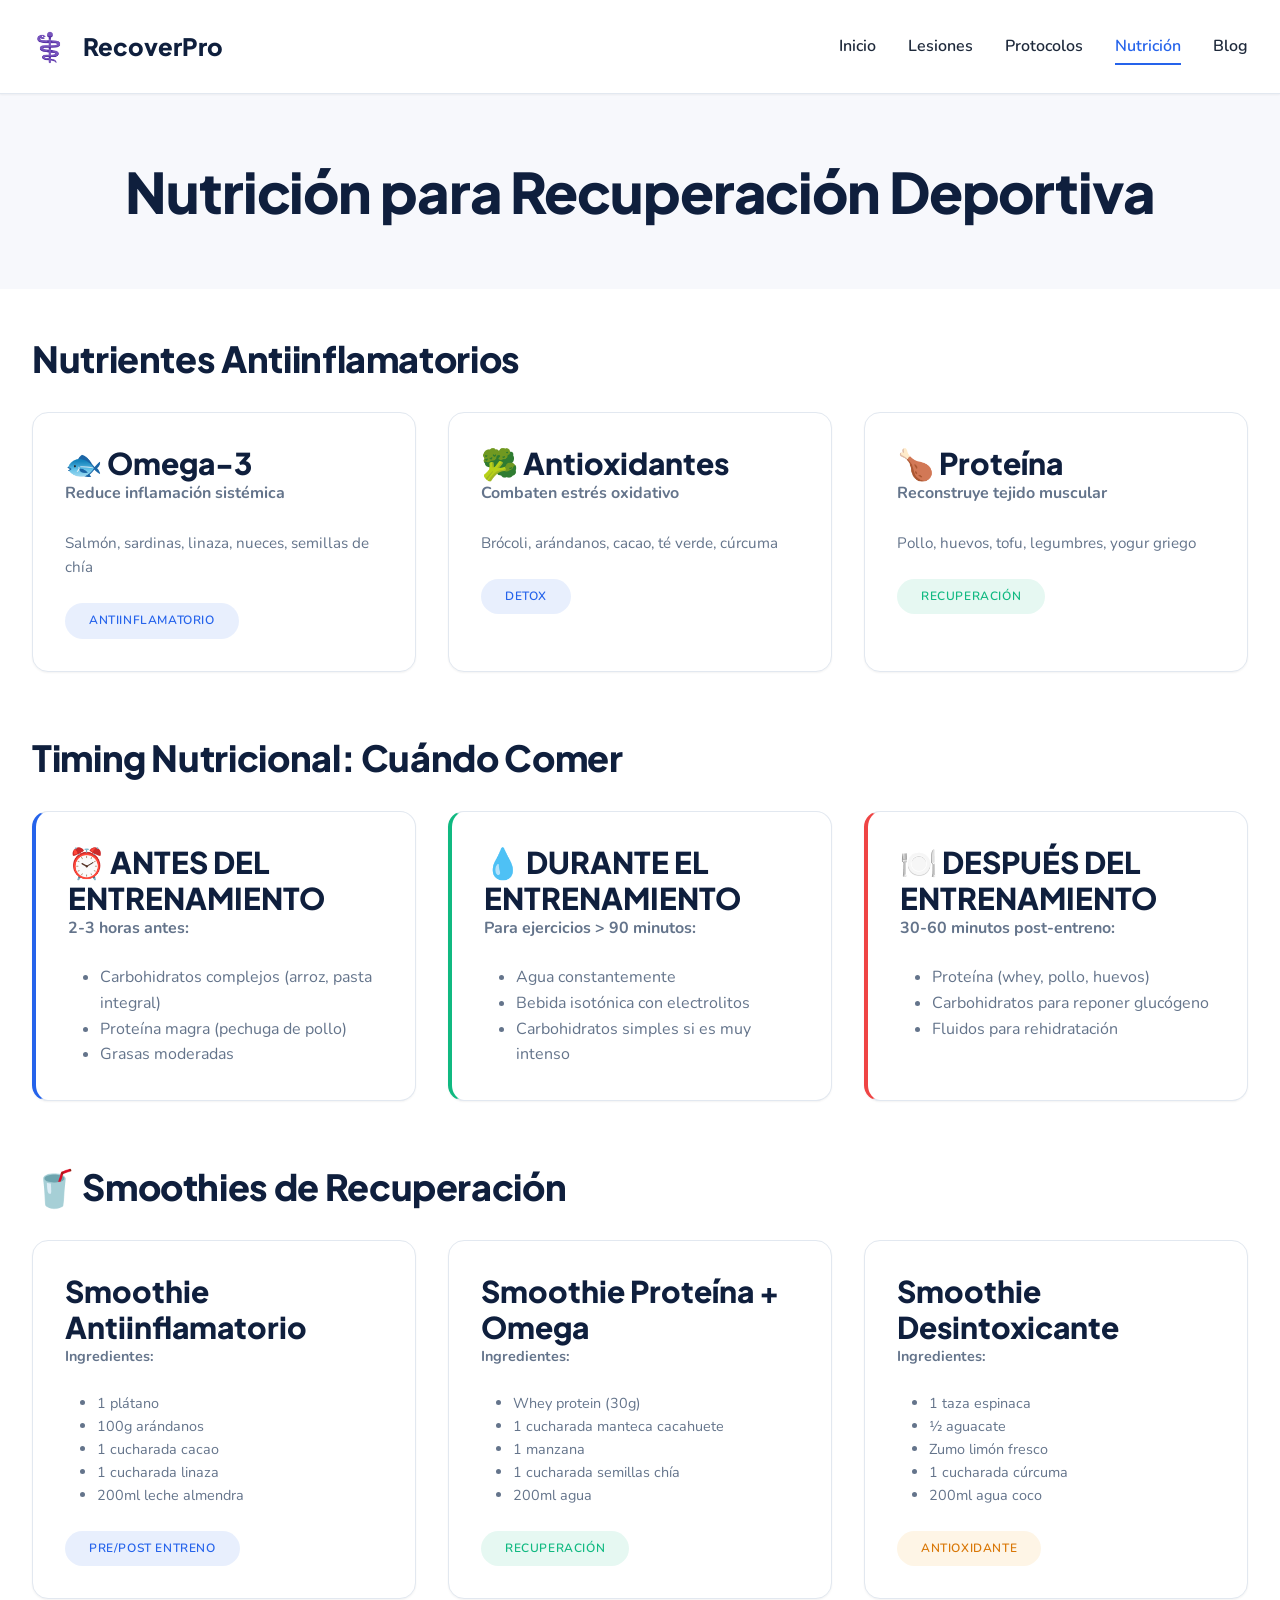
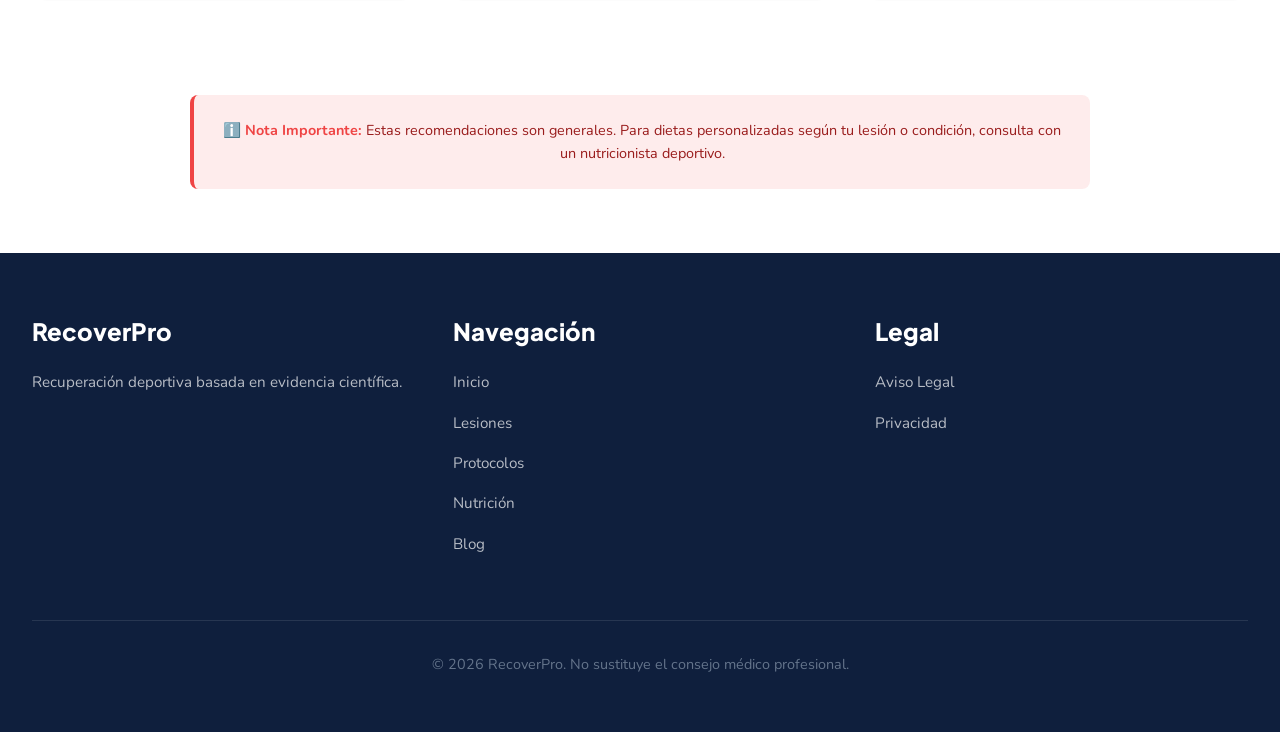
<file: nutricion.html>
<!DOCTYPE html>
<html lang="es">
<head>
    <meta charset="UTF-8">
    <meta name="viewport" content="width=device-width, initial-scale=1.0">
    <title>Nutrición para Recuperación - RecoverPro</title>
    <link href="https://fonts.googleapis.com/css2?family=Plus+Jakarta+Sans:wght@800&family=Nunito:wght@400;600&family=Bebas+Neue&display=swap" rel="stylesheet">
    <link rel="stylesheet" href="css/styles.css">
</head>
<body>
    <header>
        <div class="container">
            <nav>
                <div class="logo">RecoverPro</div>
                <ul class="nav-links">
                    <li><a href="index.html">Inicio</a></li>
                    <li><a href="lesiones.html">Lesiones</a></li>
                    <li><a href="protocolos.html">Protocolos</a></li>
                    <li><a href="nutricion.html">Nutrición</a></li>
                    <li><a href="blog.html">Blog</a></li>
                </ul>
            </nav>
        </div>
    </header>

    <section style="padding: var(--spacing-2xl) 0; background-color: var(--bg-surface);">
        <div class="container">
            <h1 style="text-align: center; color: var(--dark-blue);">Nutrición para Recuperación Deportiva</h1>
        </div>
    </section>

    <section style="padding: var(--spacing-xl) 0;">
        <div class="container">
            <!-- Nutrientes Antiinflamatorios -->
            <div style="margin-bottom: var(--spacing-2xl);">
                <h2 style="color: var(--dark-blue); margin-bottom: var(--spacing-lg);">Nutrientes Antiinflamatorios</h2>
                <div style="display: grid; grid-template-columns: repeat(auto-fit, minmax(250px, 1fr)); gap: var(--spacing-lg);">
                    <div class="card">
                        <h3 style="margin-top: 0; color: var(--dark-blue);">🐟 Omega-3</h3>
                        <p style="color: var(--text-secondary);"><strong>Reduce inflamación sistémica</strong></p>
                        <p style="font-size: 0.95rem; color: var(--text-secondary);">Salmón, sardinas, linaza, nueces, semillas de chía</p>
                        <div class="badge badge-info">Antiinflamatorio</div>
                    </div>
                    <div class="card">
                        <h3 style="margin-top: 0; color: var(--dark-blue);">🥦 Antioxidantes</h3>
                        <p style="color: var(--text-secondary);"><strong>Combaten estrés oxidativo</strong></p>
                        <p style="font-size: 0.95rem; color: var(--text-secondary);">Brócoli, arándanos, cacao, té verde, cúrcuma</p>
                        <div class="badge badge-info">Detox</div>
                    </div>
                    <div class="card">
                        <h3 style="margin-top: 0; color: var(--dark-blue);">🍗 Proteína</h3>
                        <p style="color: var(--text-secondary);"><strong>Reconstruye tejido muscular</strong></p>
                        <p style="font-size: 0.95rem; color: var(--text-secondary);">Pollo, huevos, tofu, legumbres, yogur griego</p>
                        <div class="badge badge-success">Recuperación</div>
                    </div>
                </div>
            </div>

            <!-- Timing Nutricional -->
            <div style="margin-bottom: var(--spacing-2xl);">
                <h2 style="color: var(--dark-blue); margin-bottom: var(--spacing-lg);">Timing Nutricional: Cuándo Comer</h2>
                <div style="display: grid; grid-template-columns: repeat(auto-fit, minmax(280px, 1fr)); gap: var(--spacing-lg);">
                    <div class="card" style="border-left: 4px solid var(--electric-blue);">
                        <h3 style="margin-top: 0; color: var(--dark-blue);">⏰ ANTES DEL ENTRENAMIENTO</h3>
                        <p style="color: var(--text-secondary); margin-bottom: var(--spacing-md);"><strong>2-3 horas antes:</strong></p>
                        <ul style="padding-left: var(--spacing-lg); color: var(--text-secondary);
">
                            <li>Carbohidratos complejos (arroz, pasta integral)</li>
                            <li>Proteína magra (pechuga de pollo)</li>
                            <li>Grasas moderadas</li>
                        </ul>
                    </div>
                    <div class="card" style="border-left: 4px solid var(--recovery-green);">
                        <h3 style="margin-top: 0; color: var(--dark-blue);">💧 DURANTE EL ENTRENAMIENTO</h3>
                        <p style="color: var(--text-secondary); margin-bottom: var(--spacing-md);"><strong>Para ejercicios > 90 minutos:</strong></p>
                        <ul style="padding-left: var(--spacing-lg); color: var(--text-secondary);">
                            <li>Agua constantemente</li>
                            <li>Bebida isotónica con electrolitos</li>
                            <li>Carbohidratos simples si es muy intenso</li>
                        </ul>
                    </div>
                    <div class="card" style="border-left: 4px solid var(--alert-red);">
                        <h3 style="margin-top: 0; color: var(--dark-blue);">🍽️ DESPUÉS DEL ENTRENAMIENTO</h3>
                        <p style="color: var(--text-secondary); margin-bottom: var(--spacing-md);"><strong>30-60 minutos post-entreno:</strong></p>
                        <ul style="padding-left: var(--spacing-lg); color: var(--text-secondary);">
                            <li>Proteína (whey, pollo, huevos)</li>
                            <li>Carbohidratos para reponer glucógeno</li>
                            <li>Fluidos para rehidratación</li>
                        </ul>
                    </div>
                </div>
            </div>

            <!-- Recetas de Recuperación -->
            <div>
                <h2 style="color: var(--dark-blue); margin-bottom: var(--spacing-lg);">🥤 Smoothies de Recuperación</h2>
                <div style="display: grid; grid-template-columns: repeat(auto-fit, minmax(300px, 1fr)); gap: var(--spacing-lg);">
                    <div class="card">
                        <h3 style="margin-top: 0; color: var(--dark-blue);">Smoothie Antiinflamatorio</h3>
                        <p style="font-size: 0.9rem; color: var(--text-secondary);"><strong>Ingredientes:</strong></p>
                        <ul style="padding-left: var(--spacing-lg); font-size: 0.9rem; color: var(--text-secondary);">
                            <li>1 plátano</li>
                            <li>100g arándanos</li>
                            <li>1 cucharada cacao</li>
                            <li>1 cucharada linaza</li>
                            <li>200ml leche almendra</li>
                        </ul>
                        <div class="badge badge-info" style="margin-top: var(--spacing-md);">Pre/Post Entreno</div>
                    </div>
                    <div class="card">
                        <h3 style="margin-top: 0; color: var(--dark-blue);">Smoothie Proteína + Omega</h3>
                        <p style="font-size: 0.9rem; color: var(--text-secondary);"><strong>Ingredientes:</strong></p>
                        <ul style="padding-left: var(--spacing-lg); font-size: 0.9rem; color: var(--text-secondary);">
                            <li>Whey protein (30g)</li>
                            <li>1 cucharada manteca cacahuete</li>
                            <li>1 manzana</li>
                            <li>1 cucharada semillas chía</li>
                            <li>200ml agua</li>
                        </ul>
                        <div class="badge badge-success" style="margin-top: var(--spacing-md);">Recuperación</div>
                    </div>
                    <div class="card">
                        <h3 style="margin-top: 0; color: var(--dark-blue);">Smoothie Desintoxicante</h3>
                        <p style="font-size: 0.9rem; color: var(--text-secondary);"><strong>Ingredientes:</strong></p>
                        <ul style="padding-left: var(--spacing-lg); font-size: 0.9rem; color: var(--text-secondary);">
                            <li>1 taza espinaca</li>
                            <li>½ aguacate</li>
                            <li>Zumo limón fresco</li>
                            <li>1 cucharada cúrcuma</li>
                            <li>200ml agua coco</li>
                        </ul>
                        <div class="badge badge-warning" style="margin-top: var(--spacing-md);">Antioxidante</div>
                    </div>
                </div>
            </div>
        </div>
    </section>

    <div class="legal-disclaimer" style="margin: var(--spacing-xl) auto; max-width: 900px; text-align: center;">
        <strong>ℹ️ Nota Importante:</strong> Estas recomendaciones son generales. Para dietas personalizadas según tu lesión o condición, consulta con un nutricionista deportivo.
    </div>

    <footer>
        <div class="container">
            <div class="footer-grid">
                <div class="footer-column">
                    <h4>RecoverPro</h4>
                    <p>Recuperación deportiva basada en evidencia científica.</p>
                </div>
                <div class="footer-column">
                    <h4>Navegación</h4>
                    <a href="index.html">Inicio</a>
                    <a href="lesiones.html">Lesiones</a>
                    <a href="protocolos.html">Protocolos</a>
                    <a href="nutricion.html">Nutrición</a>
                    <a href="blog.html">Blog</a>
                </div>
                <div class="footer-column">
                    <h4>Legal</h4>
                    <a href="#">Aviso Legal</a>
                    <a href="#">Privacidad</a>
                </div>
            </div>
            <div class="footer-bottom">
                <p>&copy; 2026 RecoverPro. No sustituye el consejo médico profesional.</p>
            </div>
        </div>
    </footer>

    <script src="js/main.js"></script>
</body>
</html>
</file>
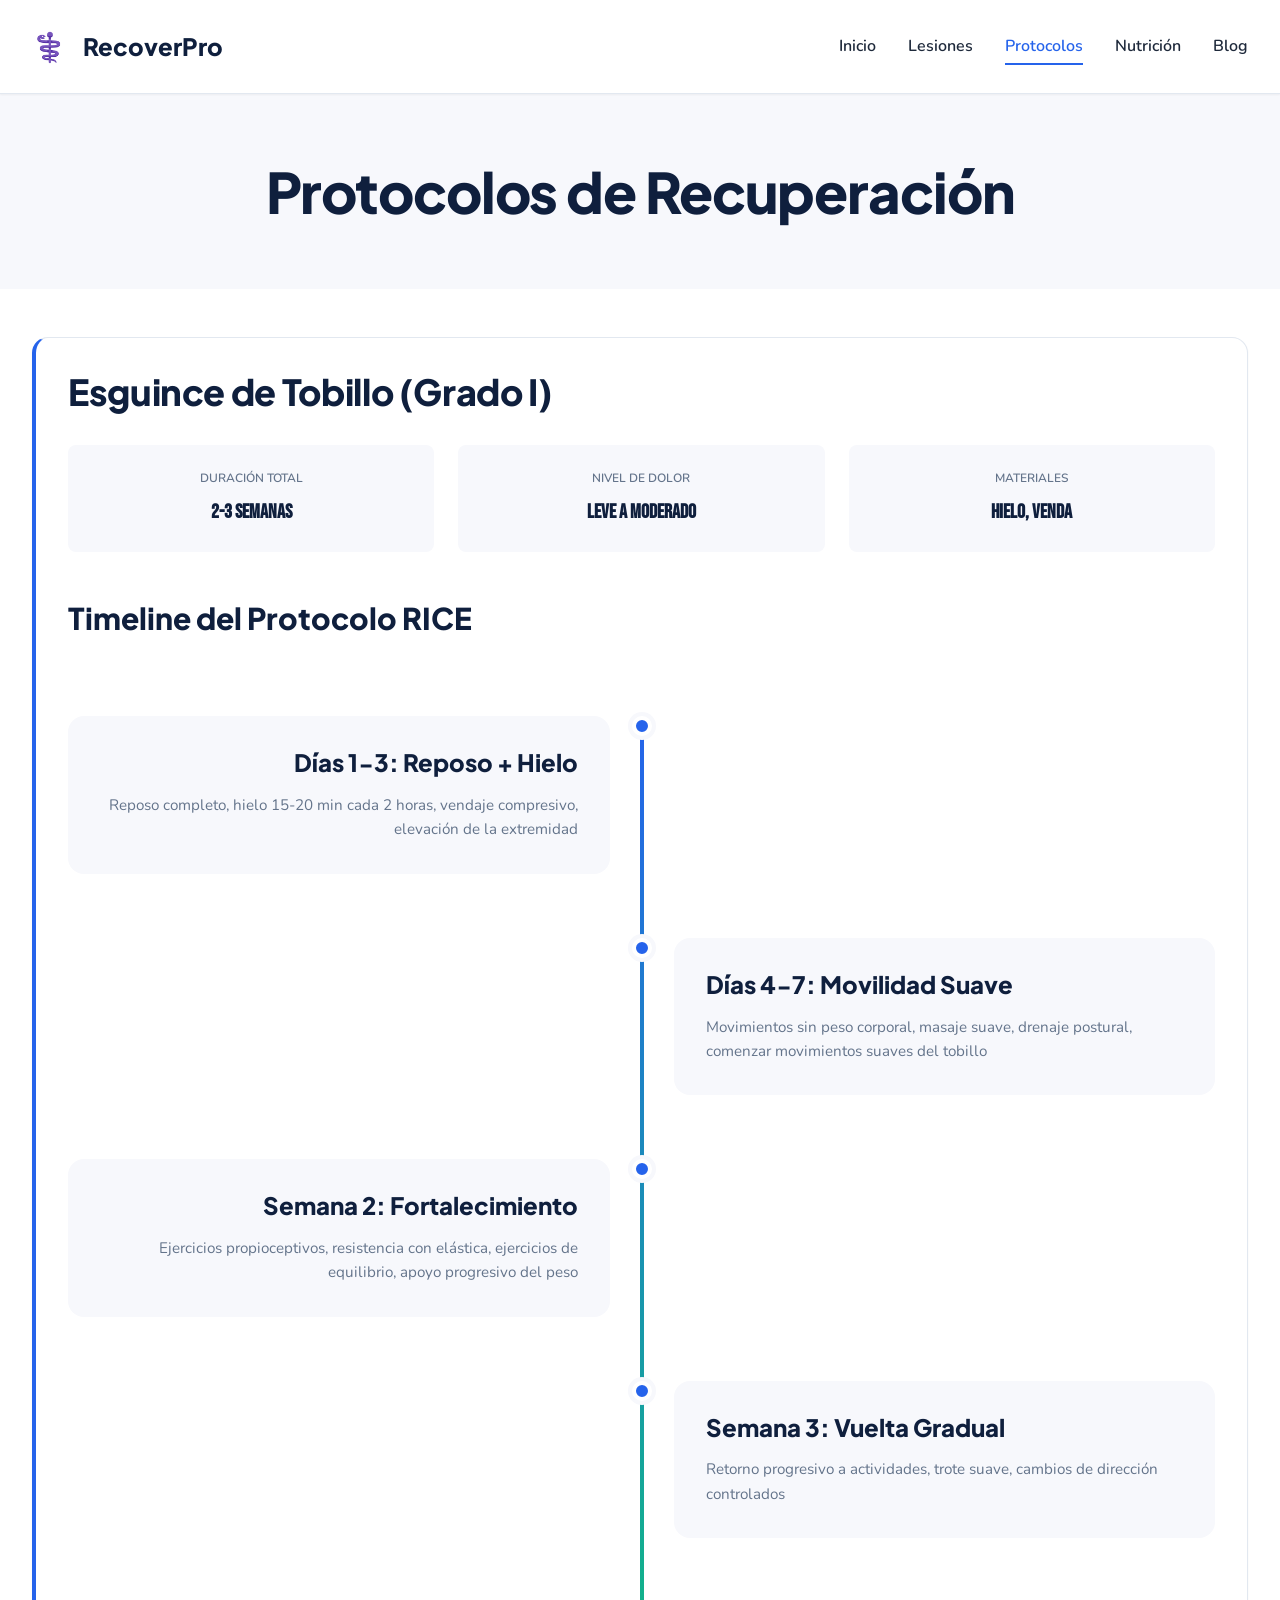
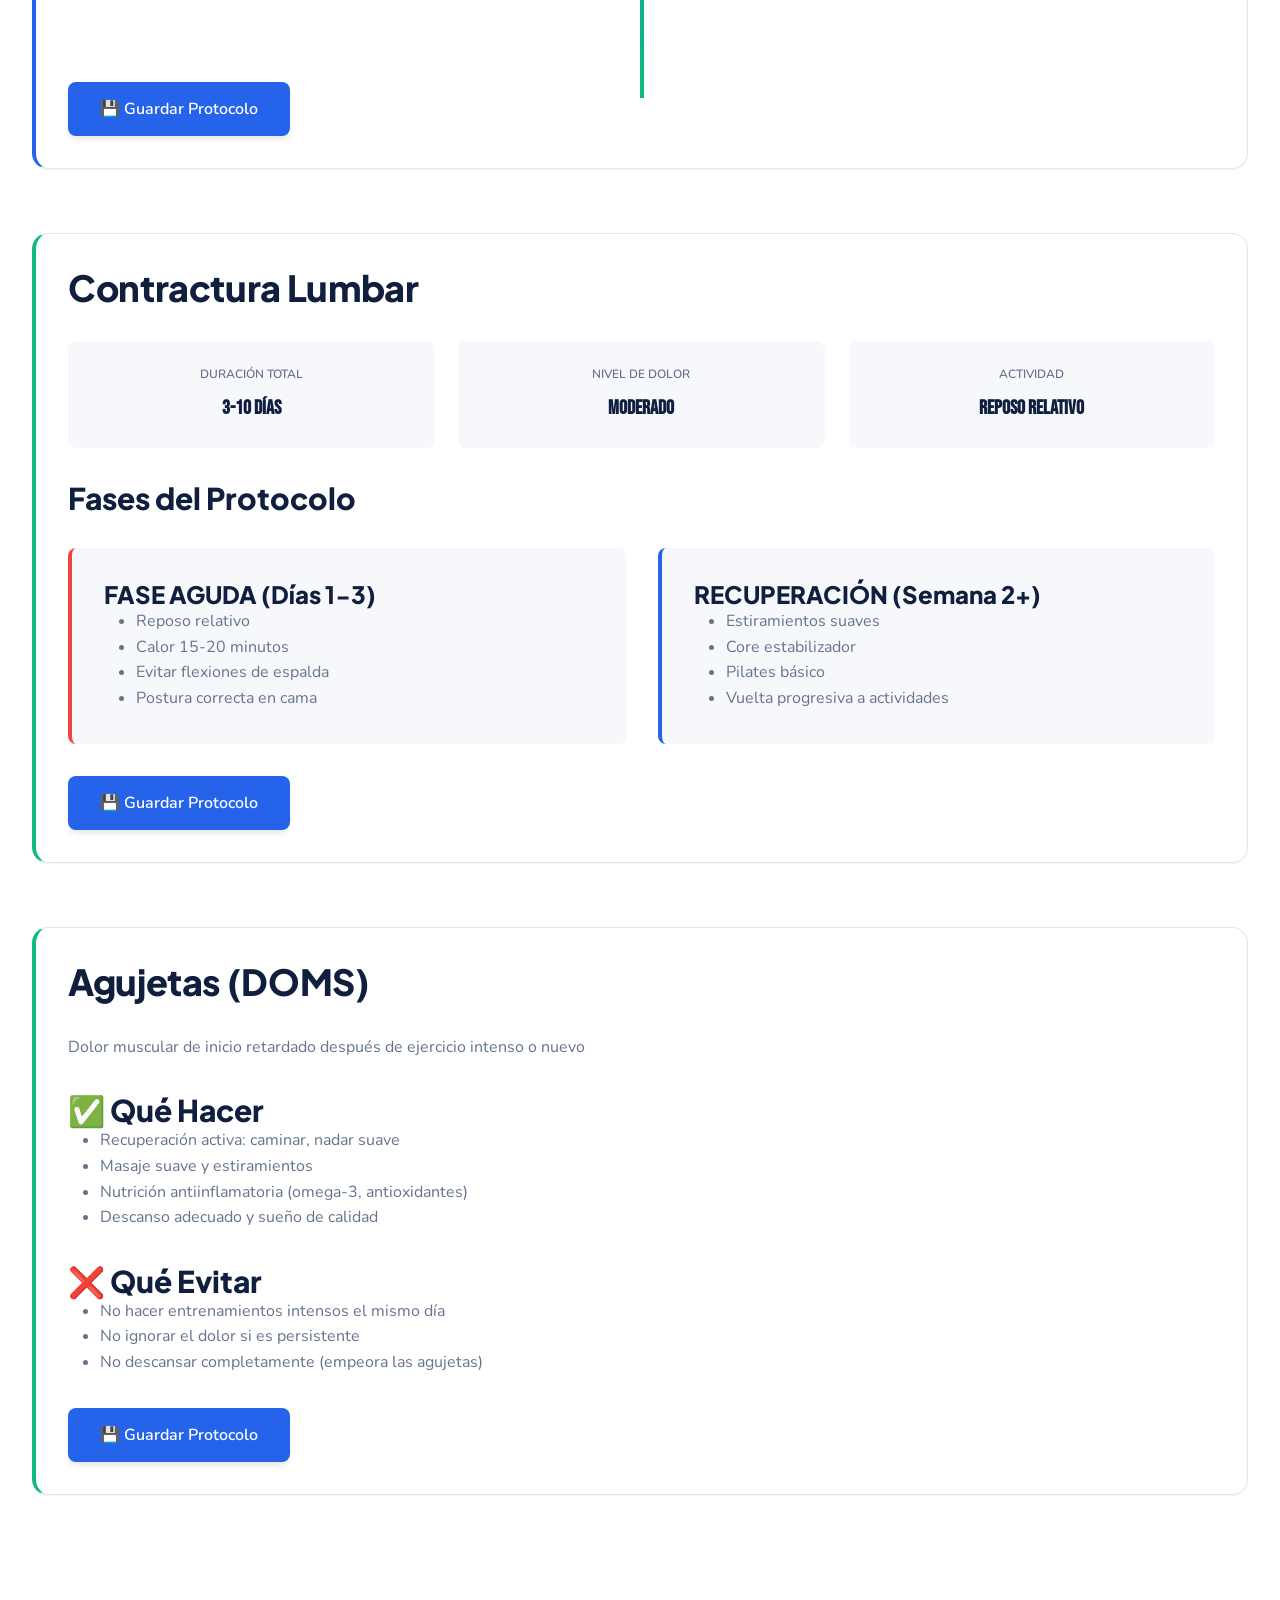
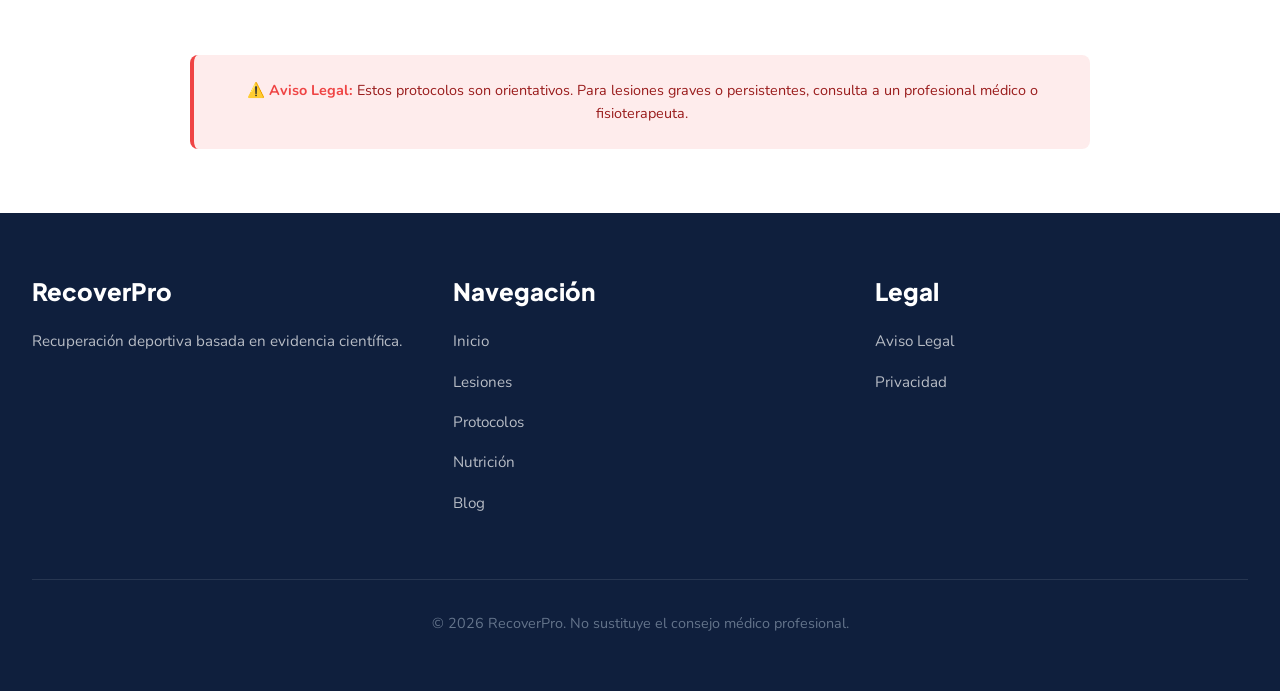
<file: protocolos.html>
<!DOCTYPE html>
<html lang="es">
<head>
    <meta charset="UTF-8">
    <meta name="viewport" content="width=device-width, initial-scale=1.0">
    <title>Protocolos de Recuperación - RecoverPro</title>
    <meta name="description" content="Protocolos step-by-step para recuperación de lesiones deportivas comunes.">
    <link href="https://fonts.googleapis.com/css2?family=Plus+Jakarta+Sans:wght@800&family=Nunito:wght@400;600&family=Bebas+Neue&display=swap" rel="stylesheet">
    <link rel="stylesheet" href="css/styles.css">
</head>
<body>
    <header>
        <div class="container">
            <nav>
                <div class="logo">RecoverPro</div>
                <ul class="nav-links">
                    <li><a href="index.html">Inicio</a></li>
                    <li><a href="lesiones.html">Lesiones</a></li>
                    <li><a href="protocolos.html">Protocolos</a></li>
                    <li><a href="nutricion.html">Nutrición</a></li>
                    <li><a href="blog.html">Blog</a></li>
                </ul>
            </nav>
        </div>
    </header>

    <section style="padding: var(--spacing-2xl) 0; background-color: var(--bg-surface);">
        <div class="container">
            <h1 style="text-align: center; color: var(--dark-blue);">Protocolos de Recuperación</h1>
        </div>
    </section>

    <section style="padding: var(--spacing-xl) 0;">
        <div class="container">
            <!-- Esguince de Tobillo -->
            <div id="esguince-tobillo" class="card" style="margin-bottom: var(--spacing-2xl); border-left: 4px solid var(--electric-blue);">
                <h2 style="color: var(--dark-blue); margin-bottom: var(--spacing-lg);">Esguince de Tobillo (Grado I)</h2>
                <div class="protocol-meta">
                    <div class="protocol-meta-item">
                        <div class="protocol-meta-label">Duración Total</div>
                        <div class="protocol-meta-value">2-3 semanas</div>
                    </div>
                    <div class="protocol-meta-item">
                        <div class="protocol-meta-label">Nivel de Dolor</div>
                        <div class="protocol-meta-value">Leve a Moderado</div>
                    </div>
                    <div class="protocol-meta-item">
                        <div class="protocol-meta-label">Materiales</div>
                        <div class="protocol-meta-value">Hielo, Venda</div>
                    </div>
                </div>

                <h3 style="color: var(--dark-blue); margin: var(--spacing-xl) 0 var(--spacing-lg) 0;">Timeline del Protocolo RICE</h3>
                <div class="timeline">
                    <div class="timeline-item">
                        <div class="timeline-dot"></div>
                        <div class="timeline-content">
                            <h4>Días 1-3: Reposo + Hielo</h4>
                            <p>Reposo completo, hielo 15-20 min cada 2 horas, vendaje compresivo, elevación de la extremidad</p>
                        </div>
                    </div>
                    <div class="timeline-item">
                        <div class="timeline-dot"></div>
                        <div class="timeline-content">
                            <h4>Días 4-7: Movilidad Suave</h4>
                            <p>Movimientos sin peso corporal, masaje suave, drenaje postural, comenzar movimientos suaves del tobillo</p>
                        </div>
                    </div>
                    <div class="timeline-item">
                        <div class="timeline-dot"></div>
                        <div class="timeline-content">
                            <h4>Semana 2: Fortalecimiento</h4>
                            <p>Ejercicios propioceptivos, resistencia con elástica, ejercicios de equilibrio, apoyo progresivo del peso</p>
                        </div>
                    </div>
                    <div class="timeline-item">
                        <div class="timeline-dot"></div>
                        <div class="timeline-content">
                            <h4>Semana 3: Vuelta Gradual</h4>
                            <p>Retorno progresivo a actividades, trote suave, cambios de dirección controlados</p>
                        </div>
                    </div>
                </div>
                <button class="btn btn-primary" onclick="saveProtocol.save('Esguince de Tobillo')" style="margin-top: var(--spacing-lg);">💾 Guardar Protocolo</button>
            </div>

            <!-- Contractura Lumbar -->
            <div id="contractura-lumbar" class="card" style="margin-bottom: var(--spacing-2xl); border-left: 4px solid var(--recovery-green);">
                <h2 style="color: var(--dark-blue); margin-bottom: var(--spacing-lg);">Contractura Lumbar</h2>
                <div class="protocol-meta">
                    <div class="protocol-meta-item">
                        <div class="protocol-meta-label">Duración Total</div>
                        <div class="protocol-meta-value">3-10 días</div>
                    </div>
                    <div class="protocol-meta-item">
                        <div class="protocol-meta-label">Nivel de Dolor</div>
                        <div class="protocol-meta-value">Moderado</div>
                    </div>
                    <div class="protocol-meta-item">
                        <div class="protocol-meta-label">Actividad</div>
                        <div class="protocol-meta-value">Reposo Relativo</div>
                    </div>
                </div>

                <h3 style="color: var(--dark-blue); margin: var(--spacing-lg) 0; ">Fases del Protocolo</h3>
                <div style="display: grid; grid-template-columns: repeat(auto-fit, minmax(300px, 1fr)); gap: var(--spacing-lg);">
                    <div style="background-color: var(--bg-surface); padding: var(--spacing-lg); border-radius: var(--radius-md); border-left: 4px solid var(--alert-red);">
                        <h4 style="color: var(--dark-blue); margin-top: 0;">FASE AGUDA (Días 1-3)</h4>
                        <ul style="padding-left: var(--spacing-lg); color: var(--text-secondary);">
                            <li>Reposo relativo</li>
                            <li>Calor 15-20 minutos</li>
                            <li>Evitar flexiones de espalda</li>
                            <li>Postura correcta en cama</li>
                        </ul>
                    </div>
                    <div style="background-color: var(--bg-surface); padding: var(--spacing-lg); border-radius: var(--radius-md); border-left: 4px solid var(--electric-blue);">
                        <h4 style="color: var(--dark-blue); margin-top: 0;">RECUPERACIÓN (Semana 2+)</h4>
                        <ul style="padding-left: var(--spacing-lg); color: var(--text-secondary);">
                            <li>Estiramientos suaves</li>
                            <li>Core estabilizador</li>
                            <li>Pilates básico</li>
                            <li>Vuelta progresiva a actividades</li>
                        </ul>
                    </div>
                </div>
                <button class="btn btn-primary" onclick="saveProtocol.save('Contractura Lumbar')" style="margin-top: var(--spacing-lg);">💾 Guardar Protocolo</button>
            </div>

            <!-- Agujetas -->
            <div class="card" style="margin-bottom: var(--spacing-2xl); border-left: 4px solid var(--recovery-green);">
                <h2 style="color: var(--dark-blue); margin-bottom: var(--spacing-lg);">Agujetas (DOMS)</h2>
                <p style="color: var(--text-secondary); margin-bottom: var(--spacing-lg);">Dolor muscular de inicio retardado después de ejercicio intenso o nuevo</p>
                
                <h3 style="color: var(--dark-blue);">✅ Qué Hacer</h3>
                <ul style="padding-left: var(--spacing-lg); margin-bottom: var(--spacing-lg); color: var(--text-secondary);">
                    <li>Recuperación activa: caminar, nadar suave</li>
                    <li>Masaje suave y estiramientos</li>
                    <li>Nutrición antiinflamatoria (omega-3, antioxidantes)</li>
                    <li>Descanso adecuado y sueño de calidad</li>
                </ul>

                <h3 style="color: var(--dark-blue);">❌ Qué Evitar</h3>
                <ul style="padding-left: var(--spacing-lg); color: var(--text-secondary);">
                    <li>No hacer entrenamientos intensos el mismo día</li>
                    <li>No ignorar el dolor si es persistente</li>
                    <li>No descansar completamente (empeora las agujetas)</li>
                </ul>
                <button class="btn btn-primary" onclick="saveProtocol.save('Agujetas')" style="margin-top: var(--spacing-lg);">💾 Guardar Protocolo</button>
            </div>
        </div>
    </section>

    <div class="legal-disclaimer" style="margin: var(--spacing-xl) auto; max-width: 900px; text-align: center;">
        <strong>⚠️ Aviso Legal:</strong> Estos protocolos son orientativos. Para lesiones graves o persistentes, consulta a un profesional médico o fisioterapeuta.
    </div>

    <footer>
        <div class="container">
            <div class="footer-grid">
                <div class="footer-column">
                    <h4>RecoverPro</h4>
                    <p>Recuperación deportiva basada en evidencia científica.</p>
                </div>
                <div class="footer-column">
                    <h4>Navegación</h4>
                    <a href="index.html">Inicio</a>
                    <a href="lesiones.html">Lesiones</a>
                    <a href="protocolos.html">Protocolos</a>
                    <a href="nutricion.html">Nutrición</a>
                    <a href="blog.html">Blog</a>
                </div>
                <div class="footer-column">
                    <h4>Legal</h4>
                    <a href="#">Aviso Legal</a>
                    <a href="#">Privacidad</a>
                </div>
            </div>
            <div class="footer-bottom">
                <p>&copy; 2026 RecoverPro. No sustituye el consejo médico profesional.</p>
            </div>
        </div>
    </footer>

    <script src="js/main.js"></script>
</body>
</html>
</file>
<file: css/styles.css>
/* ============================================
   RECOVERPRO - ESTILOS PRINCIPALES
   ============================================ */

:root {
  /* Colores */
  --bg-white: #FFFFFF;
  --bg-surface: #F7F8FC;
  --dark-blue: #0F1F3D;
  --electric-blue: #2563EB;
  --recovery-green: #10B981;
  --alert-red: #EF4444;
  --text-primary: #1E293B;
  --text-secondary: #64748B;
  --border-light: #E2E8F0;
  
  /* Typography */
  --font-title: 'Plus Jakarta Sans', sans-serif;
  --font-body: 'Nunito', sans-serif;
  --font-data: 'Bebas Neue', sans-serif;
  
  /* Spacing */
  --spacing-xs: 0.5rem;
  --spacing-sm: 1rem;
  --spacing-md: 1.5rem;
  --spacing-lg: 2rem;
  --spacing-xl: 3rem;
  --spacing-2xl: 4rem;
  
  /* Radius */
  --radius-sm: 0.375rem;
  --radius-md: 0.5rem;
  --radius-lg: 1rem;
  --radius-full: 9999px;
  
  /* Shadows */
  --shadow-sm: 0 1px 2px 0 rgba(0, 0, 0, 0.05);
  --shadow-md: 0 4px 6px -1px rgba(0, 0, 0, 0.1);
  --shadow-lg: 0 10px 15px -3px rgba(0, 0, 0, 0.1);
  --shadow-xl: 0 20px 25px -5px rgba(0, 0, 0, 0.1);
}

/* ============================================
   RESET Y ESTILOS BASE
   ============================================ */

* {
  margin: 0;
  padding: 0;
  box-sizing: border-box;
}

html {
  scroll-behavior: smooth;
}

body {
  font-family: var(--font-body);
  color: var(--text-primary);
  background-color: var(--bg-white);
  line-height: 1.6;
}

/* ============================================
   TIPOGRAFÍA
   ============================================ */

h1, h2, h3, h4, h5, h6 {
  font-family: var(--font-title);
  font-weight: 800;
  line-height: 1.2;
}

h1 {
  font-size: 3.5rem;
  letter-spacing: -0.02em;
}

h2 {
  font-size: 2.25rem;
  letter-spacing: -0.01em;
}

h3 {
  font-size: 1.875rem;
}

h4 {
  font-size: 1.5rem;
}

h5 {
  font-size: 1.25rem;
}

h6 {
  font-size: 1rem;
}

p {
  color: var(--text-secondary);
  margin-bottom: var(--spacing-md);
}

a {
  color: var(--electric-blue);
  text-decoration: none;
  transition: all 0.3s ease;
}

a:hover {
  color: var(--dark-blue);
  text-decoration: underline;
}

/* ============================================
   ANIMACIONES GLOBALES
   ============================================ */

@keyframes pulse-heartbeat {
  0%, 100% {
    transform: scale(1);
    opacity: 1;
  }
  14% {
    transform: scale(1.1);
  }
  28% {
    transform: scale(1);
  }
}

@keyframes fade-in-up {
  from {
    opacity: 0;
    transform: translateY(20px);
  }
  to {
    opacity: 1;
    transform: translateY(0);
  }
}

@keyframes slide-in-left {
  from {
    opacity: 0;
    transform: translateX(-20px);
  }
  to {
    opacity: 1;
    transform: translateX(0);
  }
}

@keyframes ripple-effect {
  0% {
    transform: scale(0);
    opacity: 1;
  }
  100% {
    transform: scale(4);
    opacity: 0;
  }
}

@keyframes gradient-shift {
  0% {
    background-position: 0% 50%;
  }
  50% {
    background-position: 100% 50%;
  }
  100% {
    background-position: 0% 50%;
  }
}

@keyframes progress-animate {
  0% {
    width: 0%;
  }
  100% {
    width: var(--progress-value, 100%);
  }
}

@keyframes flip-card {
  from {
    transform: rotateY(0deg);
  }
  to {
    transform: rotateY(180deg);
  }
}

@keyframes timeline-fill {
  from {
    opacity: 0;
    transform: scaleY(0);
  }
  to {
    opacity: 1;
    transform: scaleY(1);
  }
}

/* ============================================
   COMPONENTES REUTILIZABLES
   ============================================ */

.container {
  max-width: 1280px;
  margin: 0 auto;
  padding: 0 var(--spacing-lg);
}

.btn {
  display: inline-flex;
  align-items: center;
  justify-content: center;
  padding: var(--spacing-sm) var(--spacing-lg);
  font-size: 1rem;
  font-weight: 600;
  border-radius: var(--radius-md);
  border: none;
  cursor: pointer;
  transition: all 0.3s ease;
  position: relative;
  overflow: hidden;
  font-family: var(--font-body);
}

.btn::before {
  content: '';
  position: absolute;
  top: 50%;
  left: 50%;
  width: 0;
  height: 0;
  border-radius: 50%;
  background: rgba(255, 255, 255, 0.5);
  transform: translate(-50%, -50%);
  pointer-events: none;
}

.btn:active::before {
  animation: ripple-effect 0.6s ease-out;
}

.btn-primary {
  background-color: var(--electric-blue);
  color: white;
  box-shadow: var(--shadow-md);
}

.btn-primary:hover {
  background-color: #1d4ed8;
  box-shadow: var(--shadow-lg);
  transform: translateY(-2px);
}

.btn-secondary {
  background-color: var(--bg-surface);
  color: var(--dark-blue);
  border: 2px solid var(--electric-blue);
}

.btn-secondary:hover {
  background-color: var(--electric-blue);
  color: white;
}

.btn-success {
  background-color: var(--recovery-green);
  color: white;
}

.btn-success:hover {
  background-color: #059669;
}

.btn-danger {
  background-color: var(--alert-red);
  color: white;
}

.btn-danger:hover {
  background-color: #dc2626;
}

.btn-sm {
  padding: var(--spacing-xs) var(--spacing-md);
  font-size: 0.875rem;
}

.btn-lg {
  padding: var(--spacing-md) var(--spacing-xl);
  font-size: 1.125rem;
}

.badge {
  display: inline-block;
  padding: var(--spacing-xs) var(--spacing-md);
  border-radius: var(--radius-full);
  font-size: 0.75rem;
  font-weight: 600;
  text-transform: uppercase;
  letter-spacing: 0.05em;
}

.badge-success {
  background-color: rgba(16, 185, 129, 0.1);
  color: var(--recovery-green);
}

.badge-warning {
  background-color: rgba(245, 158, 11, 0.1);
  color: #d97706;
}

.badge-danger {
  background-color: rgba(239, 68, 68, 0.1);
  color: var(--alert-red);
}

.badge-info {
  background-color: rgba(37, 99, 235, 0.1);
  color: var(--electric-blue);
}

.card {
  background-color: var(--bg-white);
  border: 1px solid var(--border-light);
  border-radius: var(--radius-lg);
  padding: var(--spacing-lg);
  box-shadow: var(--shadow-sm);
  transition: all 0.3s ease;
}

.card:hover {
  box-shadow: var(--shadow-md);
  transform: translateY(-4px);
}

.card-title {
  margin-bottom: var(--spacing-md);
}

/* ============================================
   HEADER / NAVEGACIÓN
   ============================================ */

header {
  background-color: var(--bg-white);
  border-bottom: 1px solid var(--border-light);
  position: sticky;
  top: 0;
  z-index: 100;
  box-shadow: var(--shadow-sm);
}

nav {
  display: flex;
  align-items: center;
  justify-content: space-between;
  padding: var(--spacing-md) 0;
  font-family: var(--font-body);
}

.logo {
  font-size: 1.5rem;
  font-weight: 800;
  color: var(--dark-blue);
  font-family: var(--font-title);
  display: flex;
  align-items: center;
  gap: var(--spacing-sm);
}

.logo::before {
  content: '⚕️';
  font-size: 1.75rem;
}

.nav-links {
  display: flex;
  list-style: none;
  gap: var(--spacing-lg);
  align-items: center;
}

.nav-links a {
  color: var(--text-primary);
  font-weight: 600;
  position: relative;
  padding-bottom: var(--spacing-xs);
}

.nav-links a::after {
  content: '';
  position: absolute;
  bottom: 0;
  left: 0;
  width: 0;
  height: 2px;
  background-color: var(--electric-blue);
  transition: width 0.3s ease;
}

.nav-links a:hover::after {
  width: 100%;
}

.nav-links a.active {
  color: var(--electric-blue);
}

.nav-links a.active::after {
  width: 100%;
}

/* ============================================
   HERO SECTION
   ============================================ */

.hero {
  background: linear-gradient(135deg, #0F1F3D 0%, #2563EB 50%, #10B981 100%);
  background-size: 200% 200%;
  animation: gradient-shift 12s ease infinite;
  color: white;
  padding: var(--spacing-2xl) 0;
  text-align: center;
  position: relative;
  overflow: hidden;
  min-height: 600px;
  display: flex;
  align-items: center;
  justify-content: center;
}

.hero::before {
  content: '';
  position: absolute;
  top: 0;
  left: 0;
  right: 0;
  bottom: 0;
  background: url('data:image/svg+xml,<svg xmlns="http://www.w3.org/2000/svg" viewBox="0 0 1200 120"><path d="M0,50 Q300,0 600,50 T1200,50 L1200,120 L0,120" fill="rgba(255,255,255,0.1)"/></svg>');
  background-repeat: repeat-x;
  animation: drift 15s linear infinite;
  pointer-events: none;
}

@keyframes drift {
  0% { transform: translateX(0); }
  100% { transform: translateX(1200px); }
}

.hero-content {
  position: relative;
  z-index: 2;
  animation: fade-in-up 0.8s ease;
}

.hero h1 {
  font-size: 4rem;
  margin-bottom: var(--spacing-md);
  font-weight: 800;
}

.hero-subtitle {
  font-size: 1.5rem;
  margin-bottom: var(--spacing-xl);
  opacity: 0.95;
  font-weight: 300;
}

.hero-stat {
  background-color: rgba(255, 255, 255, 0.1);
  backdrop-filter: blur(10px);
  padding: var(--spacing-lg) var(--spacing-2xl);
  border-radius: var(--radius-lg);
  margin: var(--spacing-lg) auto;
  max-width: 500px;
  border: 1px solid rgba(255, 255, 255, 0.2);
}

.hero-stat-number {
  font-size: 3rem;
  font-family: var(--font-data);
  font-weight: 800;
  animation: fade-in-up 1s ease 0.3s both;
}

.hero-stat-text {
  font-size: 1.125rem;
  margin-top: var(--spacing-sm);
  animation: fade-in-up 1s ease 0.5s both;
}

/* ============================================
   PILARES SECTION
   ============================================ */

.pillars {
  padding: var(--spacing-2xl) 0;
  background-color: var(--bg-surface);
}

.pillars-grid {
  display: grid;
  grid-template-columns: repeat(auto-fit, minmax(250px, 1fr));
  gap: var(--spacing-lg);
  margin-top: var(--spacing-2xl);
}

.pillar-card {
  background-color: var(--bg-white);
  padding: var(--spacing-2xl);
  border-radius: var(--radius-lg);
  text-align: center;
  border: 2px solid var(--border-light);
  transition: all 0.3s ease;
}

.pillar-card:hover {
  border-color: var(--electric-blue);
  box-shadow: var(--shadow-lg);
  transform: translateY(-8px);
}

.pillar-icon {
  font-size: 3.5rem;
  margin-bottom: var(--spacing-md);
}

.pillar-card.pillar-recovery .pillar-icon {
  animation: pulse-heartbeat 1.5s ease-in-out infinite;
}

.pillar-card h3 {
  color: var(--dark-blue);
  margin-bottom: var(--spacing-md);
}

.pillar-card p {
  font-size: 0.95rem;
  color: var(--text-secondary);
}

/* ============================================
   INJURY SELECTOR (SVG Body)
   ============================================ */

.injury-selector {
  padding: var(--spacing-2xl) 0;
  text-align: center;
}

.injury-selector h2 {
  margin-bottom: var(--spacing-xl);
  color: var(--dark-blue);
}

.body-svg-container {
  max-width: 400px;
  margin: var(--spacing-xl) auto;
  background-color: var(--bg-surface);
  padding: var(--spacing-lg);
  border-radius: var(--radius-lg);
  border: 2px dashed var(--electric-blue);
}

.body-svg-container svg {
  width: 100%;
  height: auto;
}

.body-part {
  cursor: pointer;
  transition: all 0.3s ease;
}

.body-part:hover {
  opacity: 0.8;
  filter: brightness(1.1);
}

.injury-list {
  margin-top: var(--spacing-xl);
  text-align: left;
}

.injury-list h3 {
  color: var(--dark-blue);
  margin-bottom: var(--spacing-lg);
}

.injury-item {
  padding: var(--spacing-md);
  background-color: var(--bg-surface);
  border-left: 4px solid var(--electric-blue);
  margin-bottom: var(--spacing-md);
  border-radius: var(--radius-md);
  cursor: pointer;
  transition: all 0.3s ease;
}

.injury-item:hover {
  background-color: white;
  box-shadow: var(--shadow-md);
  transform: translateX(8px);
}

.injury-severity {
  display: inline-flex;
  gap: var(--spacing-xs);
  margin-top: var(--spacing-xs);
}

.severity-dot {
  width: 12px;
  height: 12px;
  border-radius: 50%;
}

.severity-dot.mild {
  background-color: #3b82f6;
}

.severity-dot.moderate {
  background-color: #f59e0b;
}

.severity-dot.severe {
  background-color: #ef4444;
}

/* ============================================
   PROTOCOLO CARDS
   ============================================ */

.protocols-section {
  padding: var(--spacing-2xl) 0;
}

.protocols-grid {
  display: grid;
  grid-template-columns: repeat(auto-fit, minmax(300px, 1fr));
  gap: var(--spacing-lg);
  margin-top: var(--spacing-xl);
}

.protocol-card {
  background-color: var(--bg-white);
  border: 1px solid var(--border-light);
  border-radius: var(--radius-lg);
  overflow: hidden;
  transition: all 0.3s ease;
  perspective: 1000px;
}

.protocol-card:hover {
  box-shadow: var(--shadow-lg);
  transform: translateY(-8px);
}

.protocol-header {
  background: linear-gradient(135deg, var(--electric-blue), var(--dark-blue));
  color: white;
  padding: var(--spacing-lg);
  text-align: center;
}

.protocol-header h3 {
  margin: 0;
  color: white;
}

.protocol-body {
  padding: var(--spacing-lg);
}

.protocol-meta {
  display: grid;
  grid-template-columns: repeat(3, 1fr);
  gap: var(--spacing-md);
  margin-bottom: var(--spacing-lg);
}

.protocol-meta-item {
  text-align: center;
  padding: var(--spacing-md);
  background-color: var(--bg-surface);
  border-radius: var(--radius-md);
}

.protocol-meta-label {
  font-size: 0.75rem;
  text-transform: uppercase;
  color: var(--text-secondary);
  font-weight: 600;
  margin-bottom: var(--spacing-xs);
}

.protocol-meta-value {
  font-size: 1.25rem;
  font-weight: 800;
  color: var(--dark-blue);
  font-family: var(--font-data);
}

.protocol-description {
  font-size: 0.95rem;
  color: var(--text-secondary);
  margin-bottom: var(--spacing-lg);
}

.protocol-cta {
  display: flex;
  gap: var(--spacing-md);
}

/* ============================================
   CALCULADORA
   ============================================ */

.calculator {
  background-color: var(--bg-surface);
  padding: var(--spacing-2xl);
  border-radius: var(--radius-lg);
  margin: var(--spacing-xl) 0;
}

.calculator h3 {
  color: var(--dark-blue);
  margin-bottom: var(--spacing-lg);
}

.calculator-form {
  display: grid;
  grid-template-columns: repeat(auto-fit, minmax(200px, 1fr));
  gap: var(--spacing-lg);
  margin-bottom: var(--spacing-lg);
}

.form-group {
  display: flex;
  flex-direction: column;
}

.form-group label {
  font-weight: 600;
  color: var(--text-primary);
  margin-bottom: var(--spacing-xs);
  font-size: 0.95rem;
}

.form-group input,
.form-group select {
  padding: var(--spacing-sm);
  border: 2px solid var(--border-light);
  border-radius: var(--radius-md);
  font-family: var(--font-body);
  font-size: 1rem;
  transition: all 0.3s ease;
}

.form-group input:focus,
.form-group select:focus {
  outline: none;
  border-color: var(--electric-blue);
  box-shadow: 0 0 0 3px rgba(37, 99, 235, 0.1);
}

.calculator-result {
  background-color: white;
  padding: var(--spacing-lg);
  border-radius: var(--radius-md);
  margin-top: var(--spacing-lg);
  display: none;
}

.calculator-result.show {
  display: block;
  animation: fade-in-up 0.5s ease;
}

.result-item {
  margin-bottom: var(--spacing-md);
  padding-bottom: var(--spacing-md);
  border-bottom: 1px solid var(--border-light);
}

.result-item:last-child {
  border-bottom: none;
  margin-bottom: 0;
  padding-bottom: 0;
}

.result-label {
  font-weight: 600;
  color: var(--text-secondary);
  font-size: 0.875rem;
  text-transform: uppercase;
}

.result-value {
  font-size: 1.5rem;
  color: var(--dark-blue);
  font-family: var(--font-data);
  font-weight: 800;
  margin-top: var(--spacing-xs);
}

/* ============================================
   TESTIMONIOS
   ============================================ */

.testimonials {
  padding: var(--spacing-2xl) 0;
  background-color: var(--bg-surface);
}

.testimonials-grid {
  display: grid;
  grid-template-columns: repeat(auto-fit, minmax(300px, 1fr));
  gap: var(--spacing-lg);
  margin-top: var(--spacing-xl);
}

.testimonial-card {
  background-color: white;
  padding: var(--spacing-lg);
  border-radius: var(--radius-lg);
  box-shadow: var(--shadow-sm);
  transition: all 0.3s ease;
}

.testimonial-card:hover {
  box-shadow: var(--shadow-lg);
  transform: translateY(-4px);
}

.testimonial-header {
  display: flex;
  align-items: center;
  margin-bottom: var(--spacing-lg);
  gap: var(--spacing-md);
}

.testimonial-avatar {
  width: 60px;
  height: 60px;
  border-radius: 50%;
  background: linear-gradient(135deg, var(--electric-blue), var(--recovery-green));
  display: flex;
  align-items: center;
  justify-content: center;
  color: white;
  font-size: 1.5rem;
  font-weight: bold;
}

.testimonial-info h4 {
  margin: 0 0 var(--spacing-xs) 0;
  color: var(--dark-blue);
}

.testimonial-meta {
  font-size: 0.85rem;
  color: var(--text-secondary);
}

.testimonial-text {
  font-style: italic;
  color: var(--text-secondary);
  margin-bottom: var(--spacing-md);
  line-height: 1.8;
}

.testimonial-achievement {
  background-color: rgba(16, 185, 129, 0.1);
  padding: var(--spacing-md);
  border-radius: var(--radius-md);
  border-left: 4px solid var(--recovery-green);
  font-size: 0.9rem;
}

/* ============================================
   NEWSLETTER
   ============================================ */

.newsletter {
  background: linear-gradient(135deg, var(--dark-blue), var(--electric-blue));
  color: white;
  padding: var(--spacing-2xl);
  border-radius: var(--radius-lg);
  text-align: center;
  margin: var(--spacing-2xl) 0;
}

.newsletter h2 {
  color: white;
  margin-bottom: var(--spacing-md);
}

.newsletter-form {
  display: flex;
  gap: var(--spacing-md);
  max-width: 500px;
  margin: var(--spacing-lg) auto 0;
  flex-wrap: wrap;
  justify-content: center;
}

.newsletter-form input {
  flex: 1;
  min-width: 200px;
  padding: var(--spacing-md);
  border: none;
  border-radius: var(--radius-md);
  font-family: var(--font-body);
}

.newsletter-form button {
  padding: var(--spacing-md) var(--spacing-lg);
}

/* ============================================
   TOOLTIP
   ============================================ */

.tooltip {
  position: relative;
  cursor: help;
  border-bottom: 2px dotted var(--electric-blue);
}

.tooltip-text {
  visibility: hidden;
  background-color: var(--dark-blue);
  color: white;
  text-align: center;
  padding: var(--spacing-sm) var(--spacing-md);
  border-radius: var(--radius-md);
  position: absolute;
  z-index: 1;
  bottom: 125%;
  left: 50%;
  transform: translateX(-50%);
  white-space: nowrap;
  font-size: 0.85rem;
  opacity: 0;
  transition: opacity 0.3s ease;
  box-shadow: var(--shadow-md);
}

.tooltip-text::after {
  content: '';
  position: absolute;
  top: 100%;
  left: 50%;
  transform: translateX(-50%);
  border: 6px solid transparent;
  border-top-color: var(--dark-blue);
}

.tooltip:hover .tooltip-text {
  visibility: visible;
  opacity: 1;
}

/* ============================================
   PROGRESS BAR
   ============================================ */

.progress-bar {
  height: 8px;
  background-color: var(--border-light);
  border-radius: var(--radius-full);
  overflow: hidden;
  margin: var(--spacing-md) 0;
}

.progress-fill {
  height: 100%;
  background: linear-gradient(90deg, var(--electric-blue), var(--recovery-green));
  border-radius: var(--radius-full);
  animation: progress-animate 1s ease-out;
  transition: width 0.5s ease;
}

.progress-label {
  display: flex;
  justify-content: space-between;
  font-size: 0.85rem;
  margin-top: var(--spacing-xs);
  font-weight: 600;
}

/* ============================================
   FLIP CARD (EJERCICIOS)
   ============================================ */

.flip-card {
  background-color: transparent;
  width: 100%;
  height: 300px;
  perspective: 1000px;
  cursor: pointer;
}

.flip-card-inner {
  position: relative;
  width: 100%;
  height: 100%;
  text-align: center;
  transition: transform 0.6s;
  transform-style: preserve-3d;
}

.flip-card.flipped .flip-card-inner {
  transform: rotateY(180deg);
}

.flip-card-front, .flip-card-back {
  position: absolute;
  width: 100%;
  height: 100%;
  backface-visibility: hidden;
  display: flex;
  flex-direction: column;
  align-items: center;
  justify-content: center;
  padding: var(--spacing-lg);
  border-radius: var(--radius-lg);
}

.flip-card-front {
  background: linear-gradient(135deg, var(--electric-blue), var(--dark-blue));
  color: white;
}

.flip-card-back {
  background-color: var(--recovery-green);
  color: white;
  transform: rotateY(180deg);
}

.flip-icon {
  font-size: 3rem;
  margin-bottom: var(--spacing-md);
}

/* ============================================
   TIMELINE
   ============================================ */

.timeline {
  position: relative;
  padding: var(--spacing-xl) 0;
}

.timeline::before {
  content: '';
  position: absolute;
  left: 50%;
  transform: translateX(-50%);
  width: 4px;
  height: 100%;
  background: linear-gradient(180deg, var(--electric-blue), var(--recovery-green));
}

.timeline-item {
  margin-bottom: var(--spacing-2xl);
  position: relative;
}

.timeline-item:nth-child(odd) {
  text-align: right;
  padding-right: calc(50% + var(--spacing-lg));
}

.timeline-item:nth-child(even) {
  text-align: left;
  padding-left: calc(50% + var(--spacing-lg));
}

.timeline-dot {
  position: absolute;
  left: 50%;
  transform: translateX(-50%);
  width: 20px;
  height: 20px;
  background-color: var(--electric-blue);
  border: 4px solid white;
  border-radius: 50%;
  top: 0;
  z-index: 10;
  box-shadow: 0 0 0 4px var(--bg-surface);
}

.timeline-content {
  background-color: var(--bg-surface);
  padding: var(--spacing-lg);
  border-radius: var(--radius-lg);
  animation: fade-in-up 0.6s ease;
}

.timeline-content h4 {
  color: var(--dark-blue);
  margin-bottom: var(--spacing-sm);
}

.timeline-content p {
  margin: 0;
  color: var(--text-secondary);
  font-size: 0.95rem;
}

/* ============================================
   FOOTER
   ============================================ */

footer {
  background-color: var(--dark-blue);
  color: white;
  padding: var(--spacing-2xl) 0 var(--spacing-lg);
  margin-top: var(--spacing-2xl);
}

.footer-grid {
  display: grid;
  grid-template-columns: repeat(auto-fit, minmax(250px, 1fr));
  gap: var(--spacing-xl);
  margin-bottom: var(--spacing-xl);
}

.footer-column h4 {
  color: white;
  margin-bottom: var(--spacing-md);
}

.footer-column p,
.footer-column a {
  color: rgba(255, 255, 255, 0.7);
  font-size: 0.95rem;
  margin-bottom: var(--spacing-sm);
  display: block;
}

.footer-column a:hover {
  color: white;
}

.footer-bottom {
  border-top: 1px solid rgba(255, 255, 255, 0.1);
  padding-top: var(--spacing-lg);
  text-align: center;
  color: rgba(255, 255, 255, 0.6);
  font-size: 0.9rem;
}

.legal-disclaimer {
  background-color: rgba(239, 68, 68, 0.1);
  border-left: 4px solid var(--alert-red);
  padding: var(--spacing-md);
  border-radius: var(--radius-md);
  margin-top: var(--spacing-lg);
  font-size: 0.9rem;
  color: #991b1b;
}

.legal-disclaimer strong {
  color: var(--alert-red);
}

/* ============================================
   STICKY SIDEBAR (Para artículos)
   ============================================ */

.article-container {
  display: grid;
  grid-template-columns: 1fr 300px;
  gap: var(--spacing-xl);
}

.article-content {
  max-width: 800px;
}

.sticky-sidebar {
  position: sticky;
  top: 100px;
  height: fit-content;
}

.toc-container {
  background-color: var(--bg-surface);
  padding: var(--spacing-lg);
  border-radius: var(--radius-lg);
  border-left: 4px solid var(--electric-blue);
}

.toc-container h4 {
  color: var(--dark-blue);
  margin-bottom: var(--spacing-md);
  font-size: 0.95rem;
}

.toc-list {
  list-style: none;
}

.toc-list li {
  margin-bottom: var(--spacing-sm);
}

.toc-list a {
  font-size: 0.9rem;
  color: var(--text-secondary);
}

.toc-list a.active {
  color: var(--electric-blue);
  font-weight: 600;
}

/* ============================================
   ARTÍCULOS / BLOG
   ============================================ */

.article-header {
  background: linear-gradient(135deg, var(--dark-blue), var(--electric-blue));
  color: white;
  padding: var(--spacing-2xl);
  border-radius: var(--radius-lg);
  margin-bottom: var(--spacing-xl);
  text-align: center;
}

.article-header h1 {
  color: white;
  margin-bottom: var(--spacing-md);
}

.article-meta {
  display: flex;
  justify-content: center;
  align-items: center;
  gap: var(--spacing-lg);
  flex-wrap: wrap;
  font-size: 0.95rem;
  opacity: 0.9;
}

.article-meta-item {
  display: flex;
  align-items: center;
  gap: var(--spacing-xs);
}

.article-content h2 {
  margin-top: var(--spacing-2xl);
  margin-bottom: var(--spacing-lg);
  color: var(--dark-blue);
}

.article-content h3 {
  margin-top: var(--spacing-xl);
  margin-bottom: var(--spacing-md);
  color: var(--dark-blue);
}

.article-content p {
  margin-bottom: var(--spacing-md);
  line-height: 1.8;
}

.article-content ul,
.article-content ol {
  margin: var(--spacing-lg) 0;
  padding-left: var(--spacing-lg);
}

.article-content li {
  margin-bottom: var(--spacing-sm);
  color: var(--text-secondary);
  line-height: 1.8;
}

.article-quote {
  background-color: var(--bg-surface);
  border-left: 4px solid var(--electric-blue);
  padding: var(--spacing-lg);
  margin: var(--spacing-xl) 0;
  border-radius: var(--radius-md);
  font-style: italic;
  color: var(--text-primary);
}

.article-source {
  background-color: rgba(37, 99, 235, 0.05);
  padding: var(--spacing-md);
  border-radius: var(--radius-md);
  margin-top: var(--spacing-lg);
  font-size: 0.9rem;
  border: 1px solid rgba(37, 99, 235, 0.2);
}

/* ============================================
   RESPONSIVE
   ============================================ */

@media (max-width: 1024px) {
  .article-container {
    grid-template-columns: 1fr;
  }
  
  .sticky-sidebar {
    position: static;
  }
  
  .timeline::before {
    left: 30px;
  }
  
  .timeline-item:nth-child(odd),
  .timeline-item:nth-child(even) {
    text-align: left;
    padding-left: 80px;
    padding-right: 0;
  }
  
  .timeline-dot {
    left: 0;
    transform: translateX(0);
  }
}

@media (max-width: 768px) {
  h1 {
    font-size: 2.5rem;
  }
  
  h2 {
    font-size: 1.75rem;
  }
  
  .hero {
    min-height: 400px;
    padding: var(--spacing-xl) 0;
  }
  
  .hero h1 {
    font-size: 2.5rem;
  }
  
  .nav-links {
    gap: var(--spacing-md);
    font-size: 0.9rem;
  }
  
  .pillars-grid {
    grid-template-columns: 1fr;
  }
  
  .protocols-grid {
    grid-template-columns: 1fr;
  }
  
  .calculator-form {
    grid-template-columns: 1fr;
  }
  
  .newsletter-form {
    flex-direction: column;
  }
  
  .newsletter-form input,
  .newsletter-form button {
    width: 100%;
  }
}

@media (max-width: 480px) {
  :root {
    --spacing-lg: 1.5rem;
    --spacing-xl: 2rem;
    --spacing-2xl: 2.5rem;
  }
  
  h1 {
    font-size: 2rem;
  }
  
  h2 {
    font-size: 1.5rem;
  }
  
  .container {
    padding: 0 var(--spacing-md);
  }
  
  .hero h1 {
    font-size: 1.75rem;
  }
  
  .hero-subtitle {
    font-size: 1.125rem;
  }
  
  .nav-links {
    gap: var(--spacing-sm);
  }
  
  .protocol-meta {
    grid-template-columns: 1fr;
  }
  
  .testimonial-header {
    flex-direction: column;
    text-align: center;
  }
}
</file>
